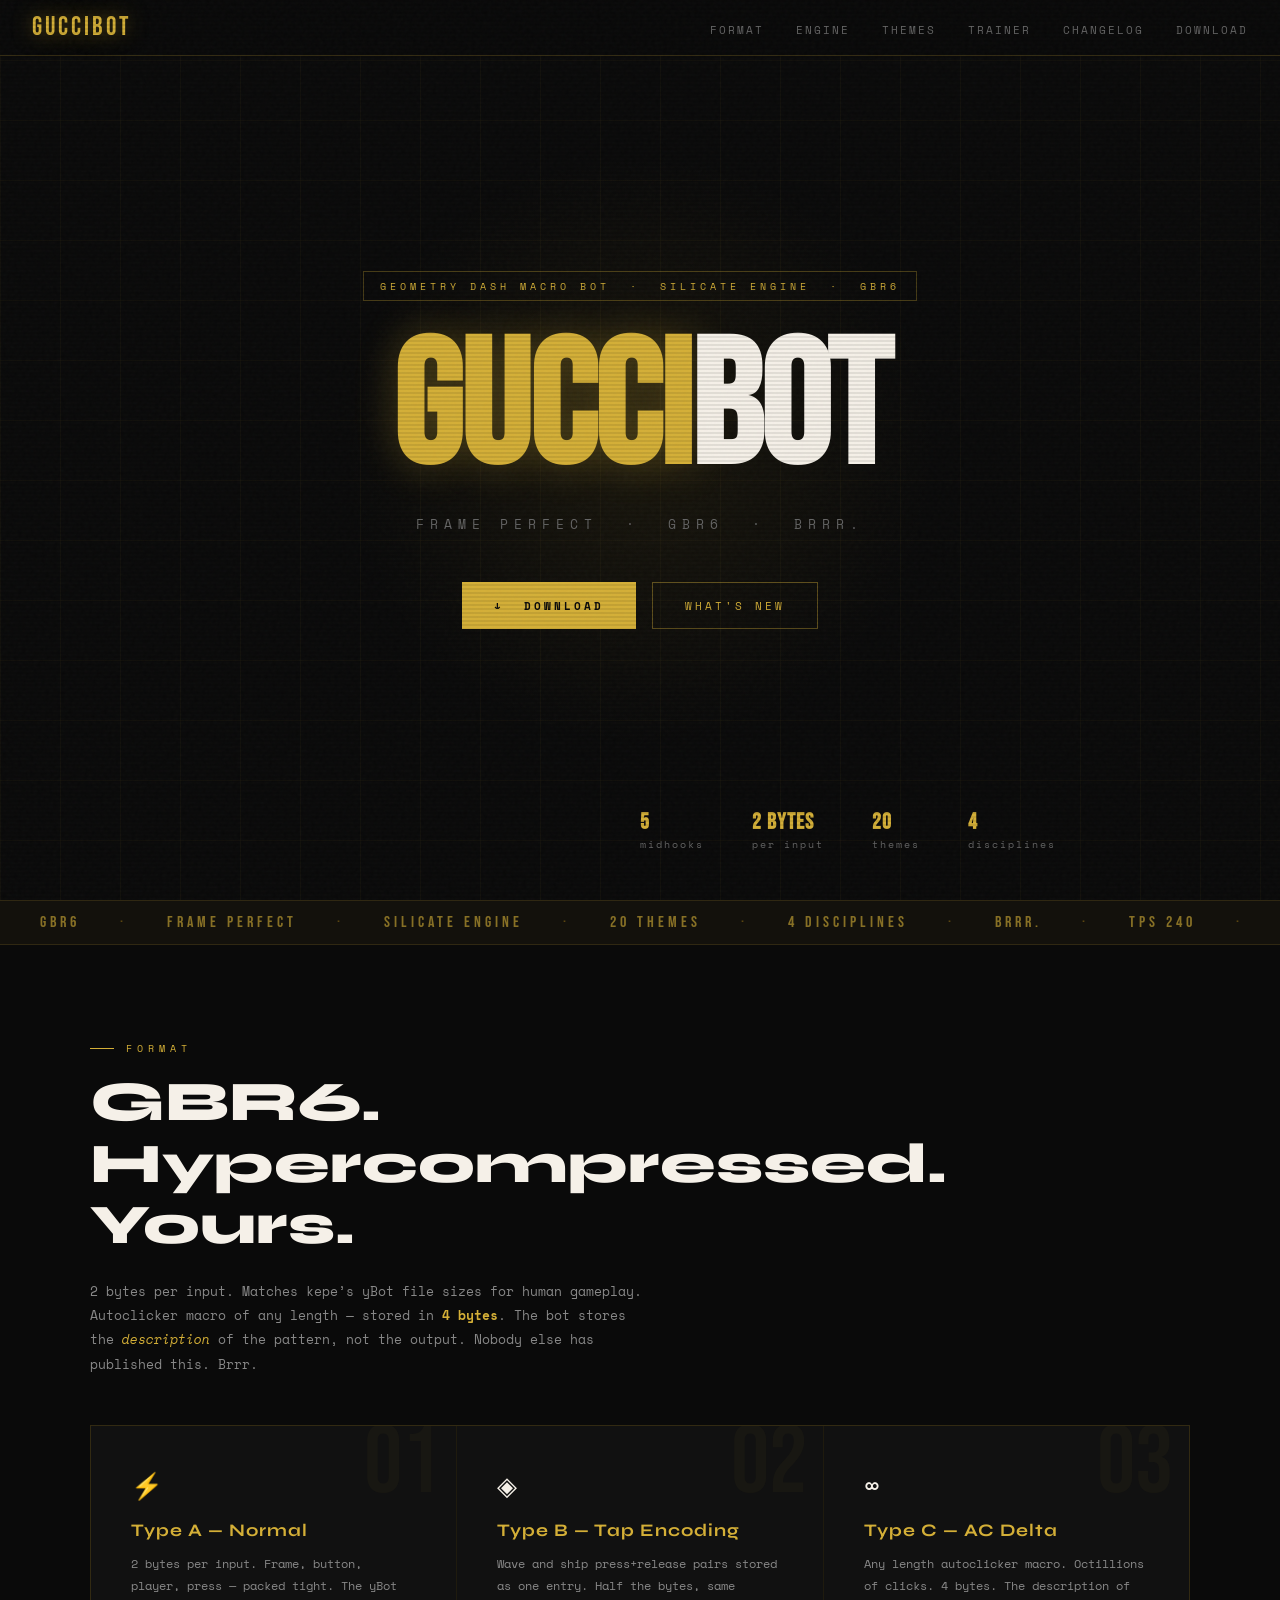
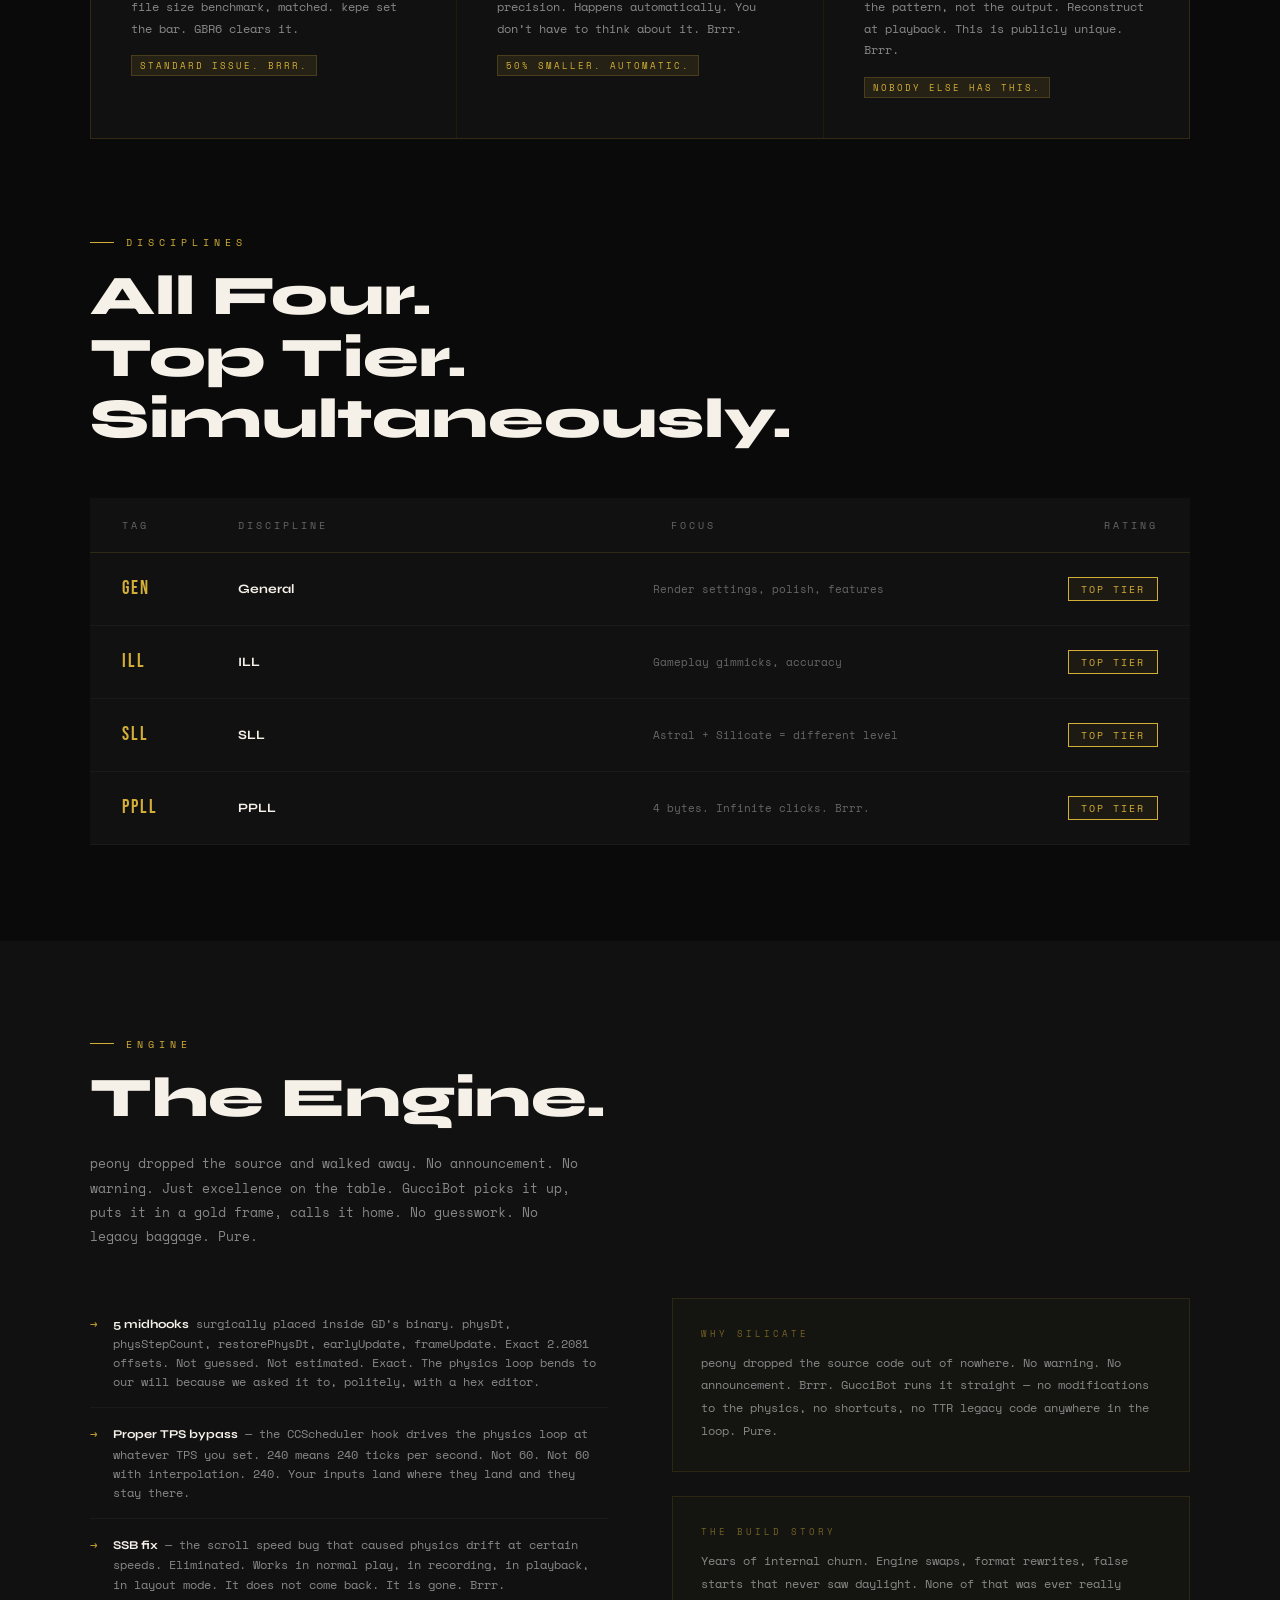
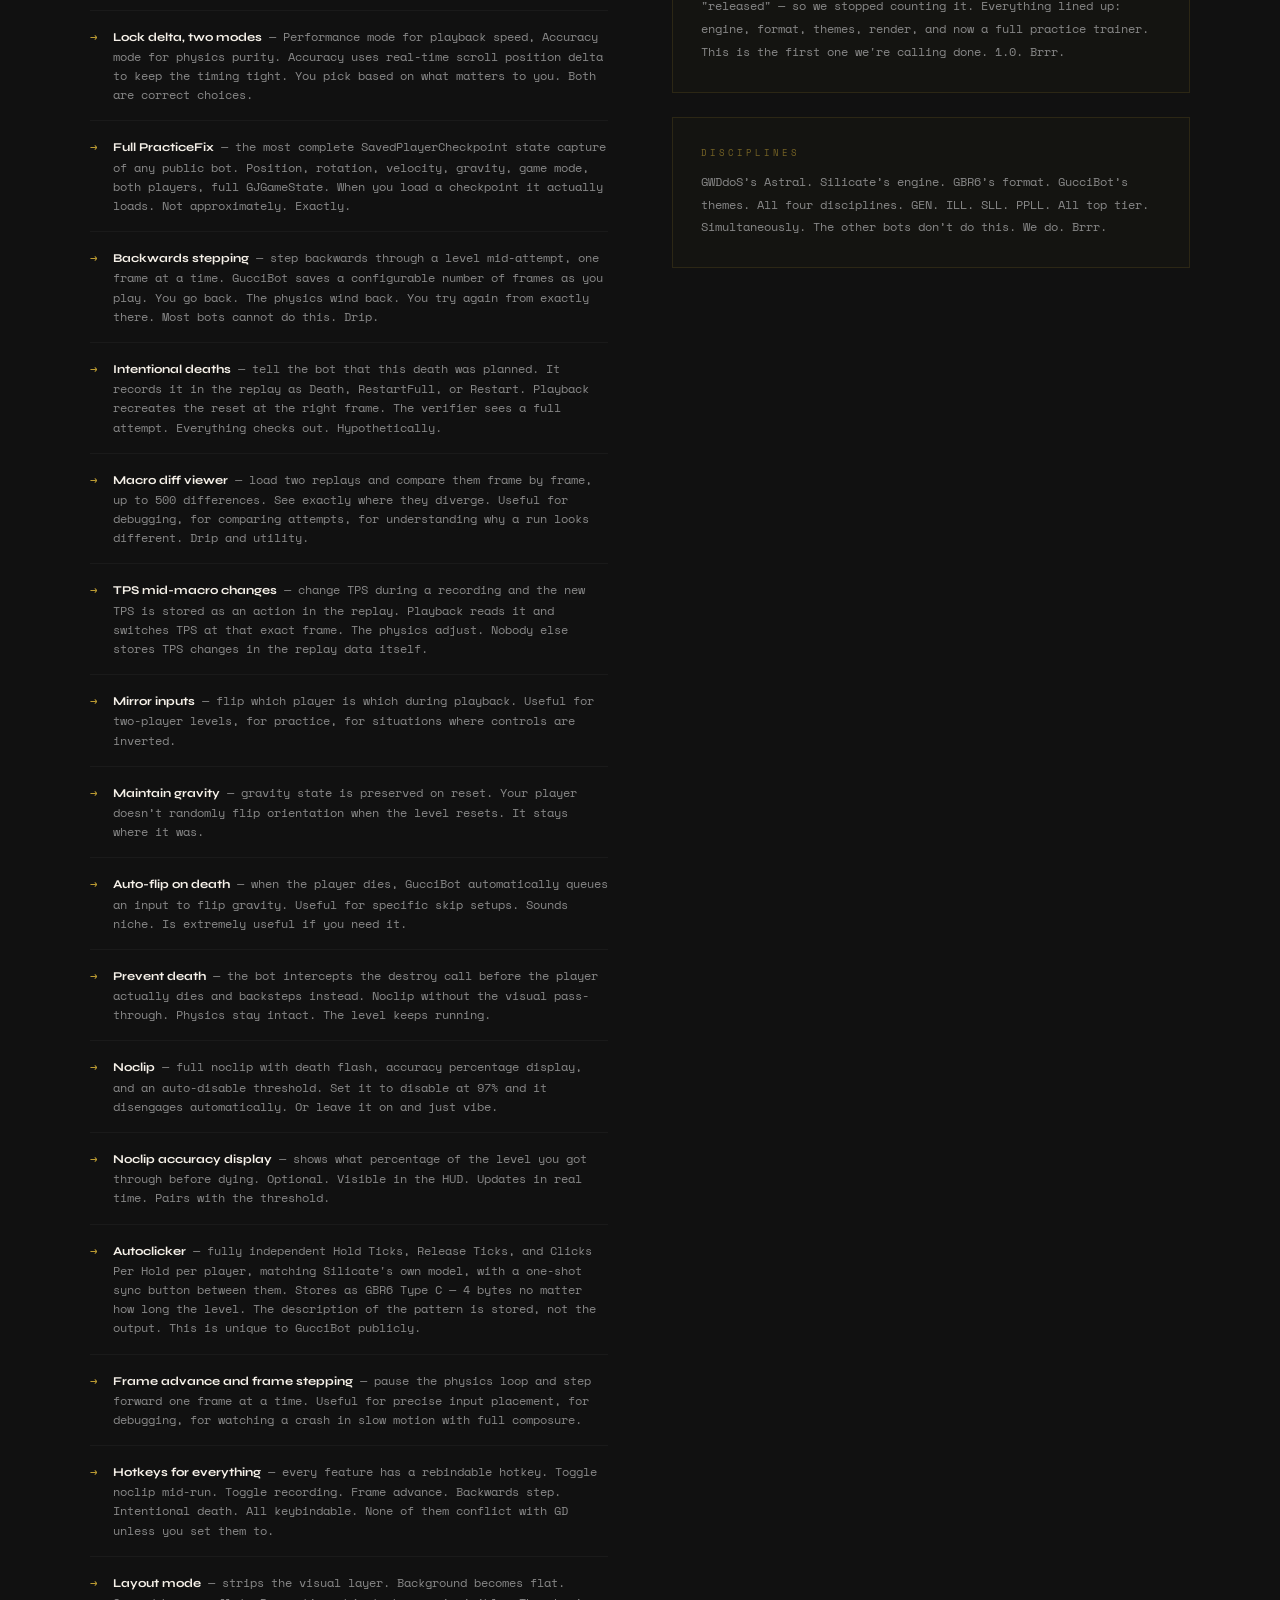
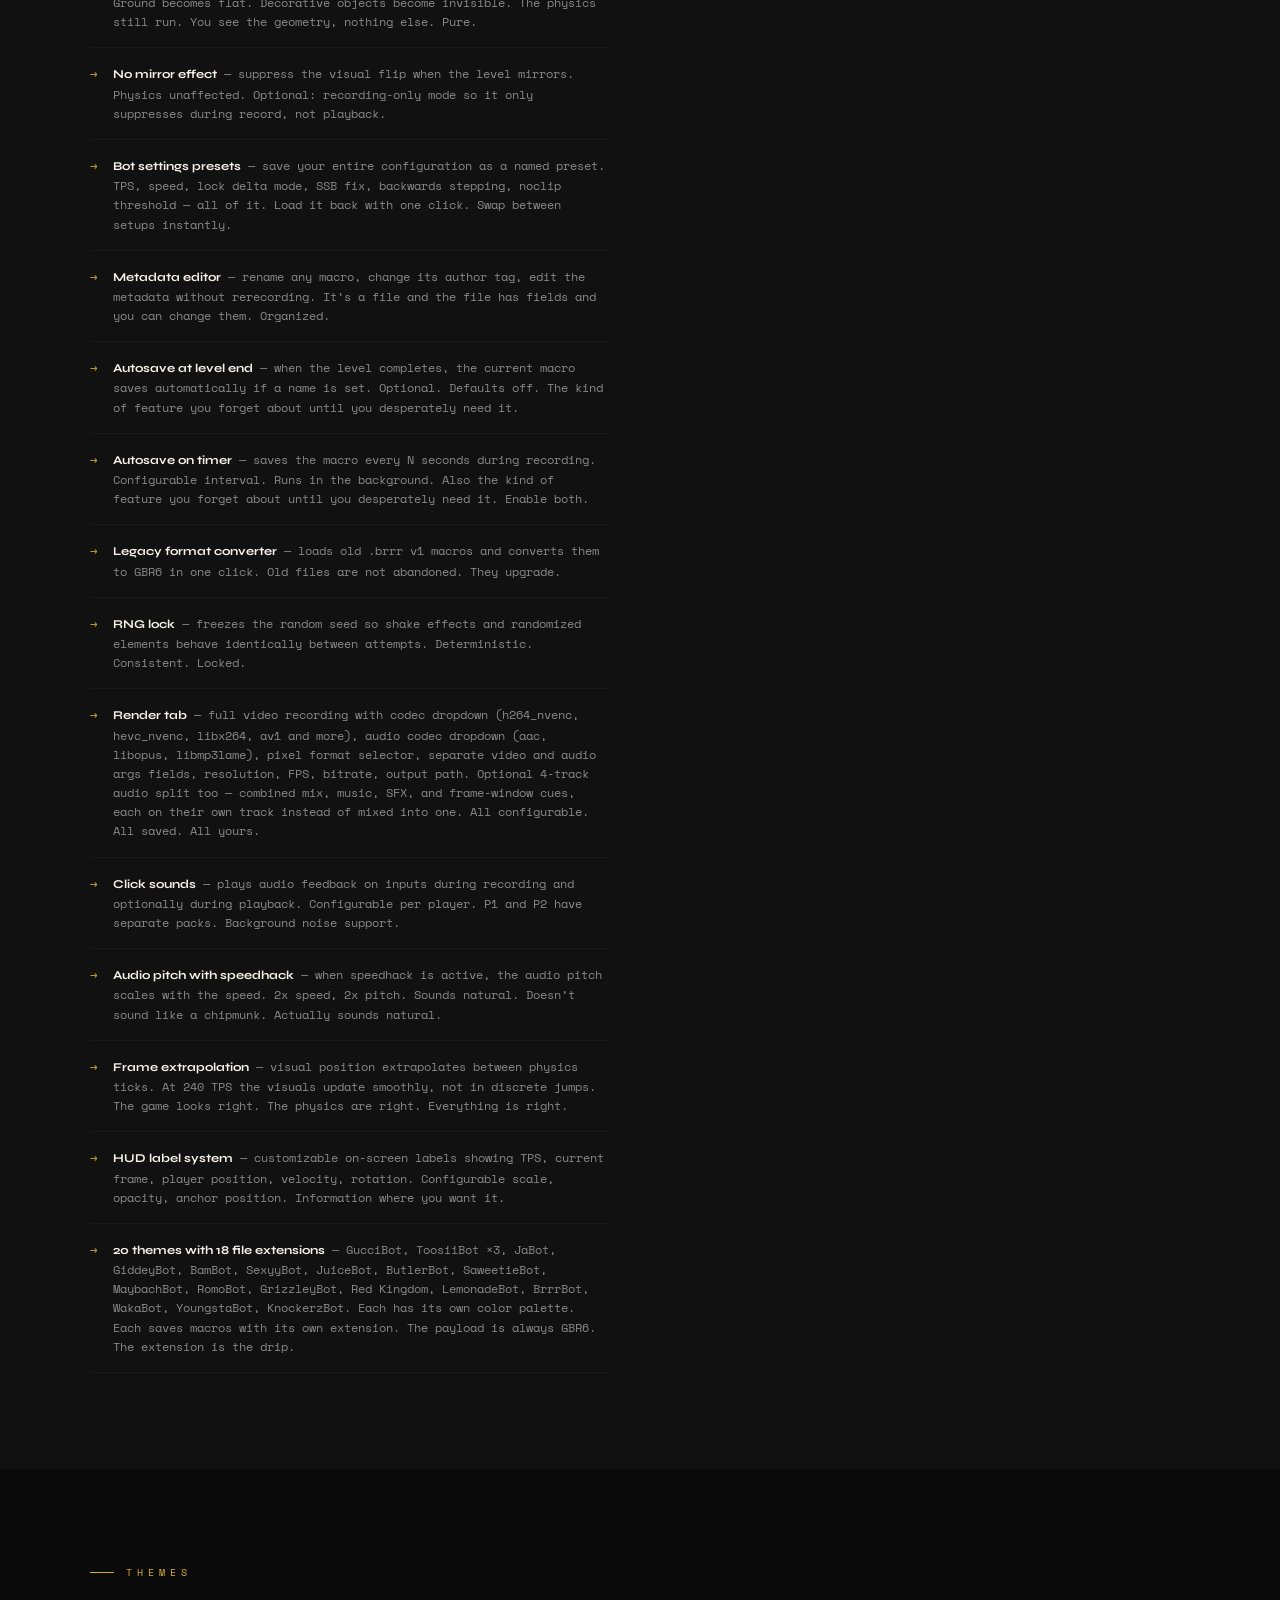
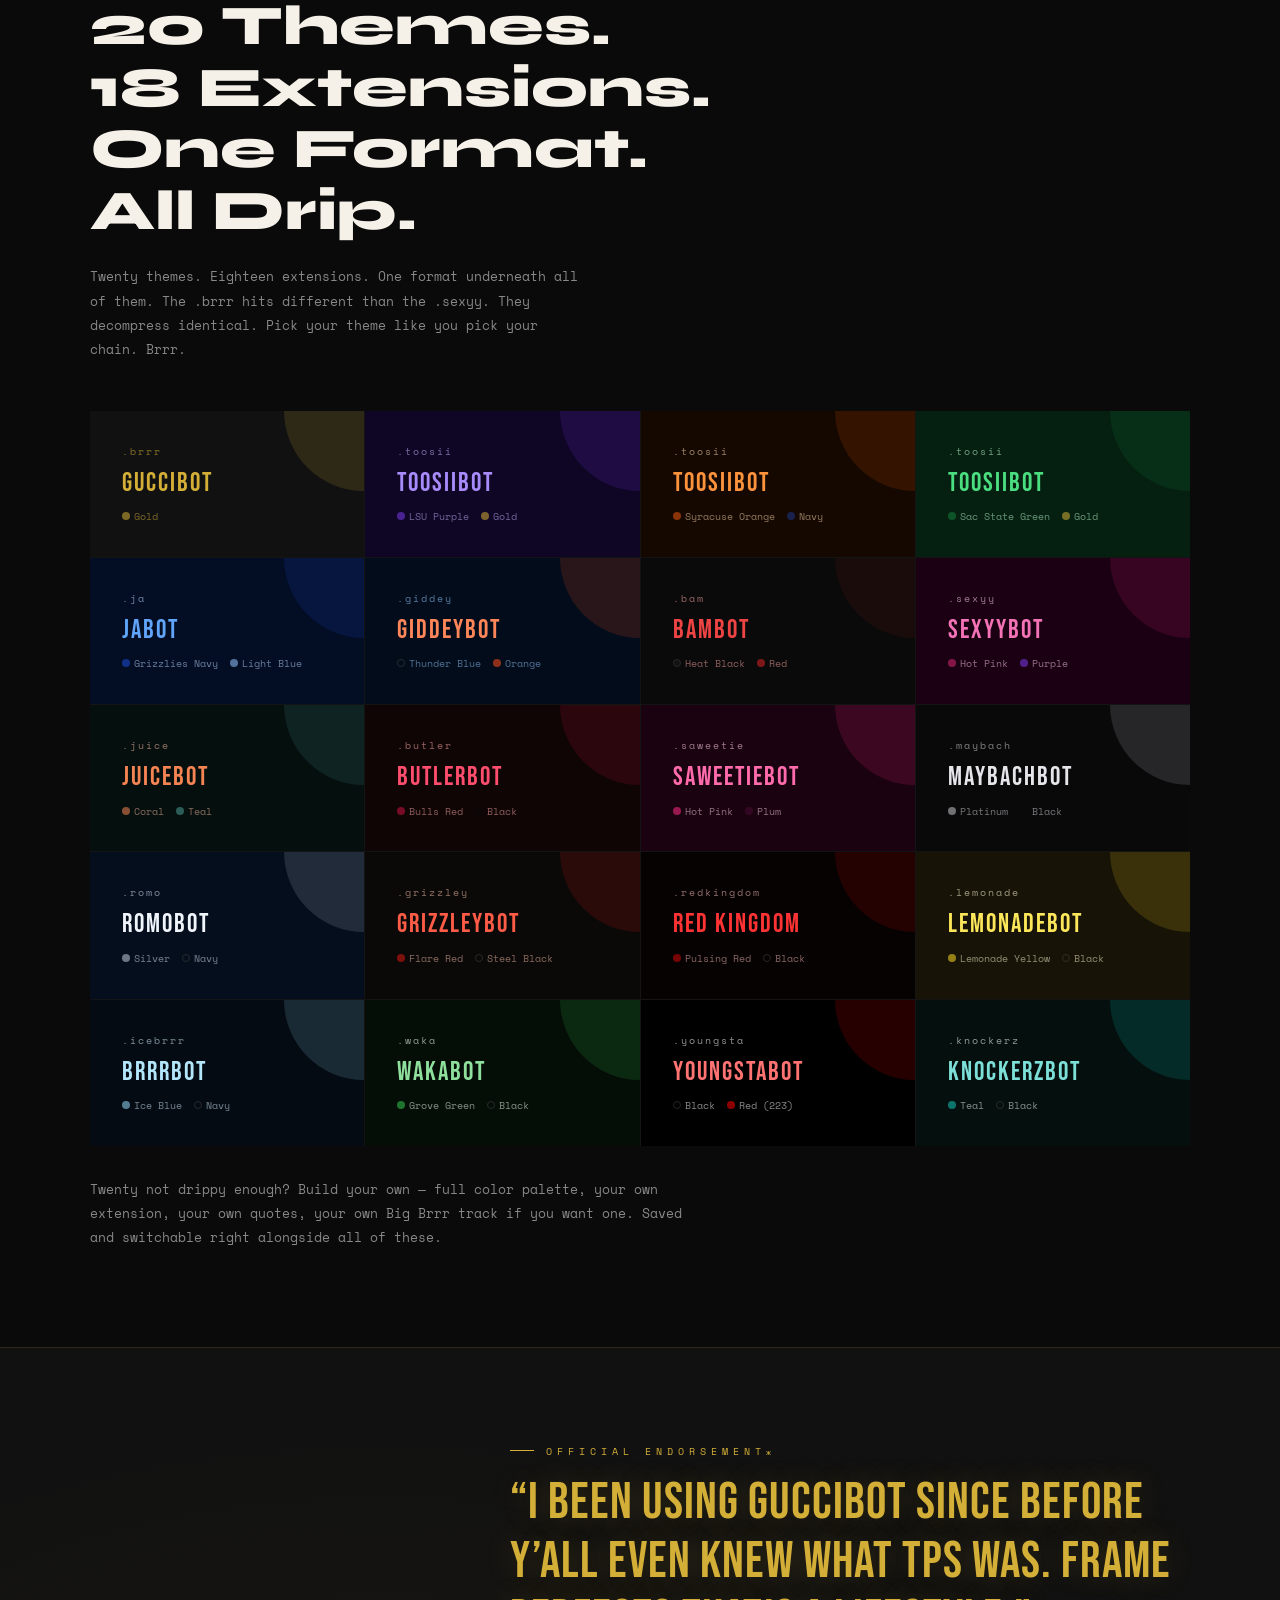
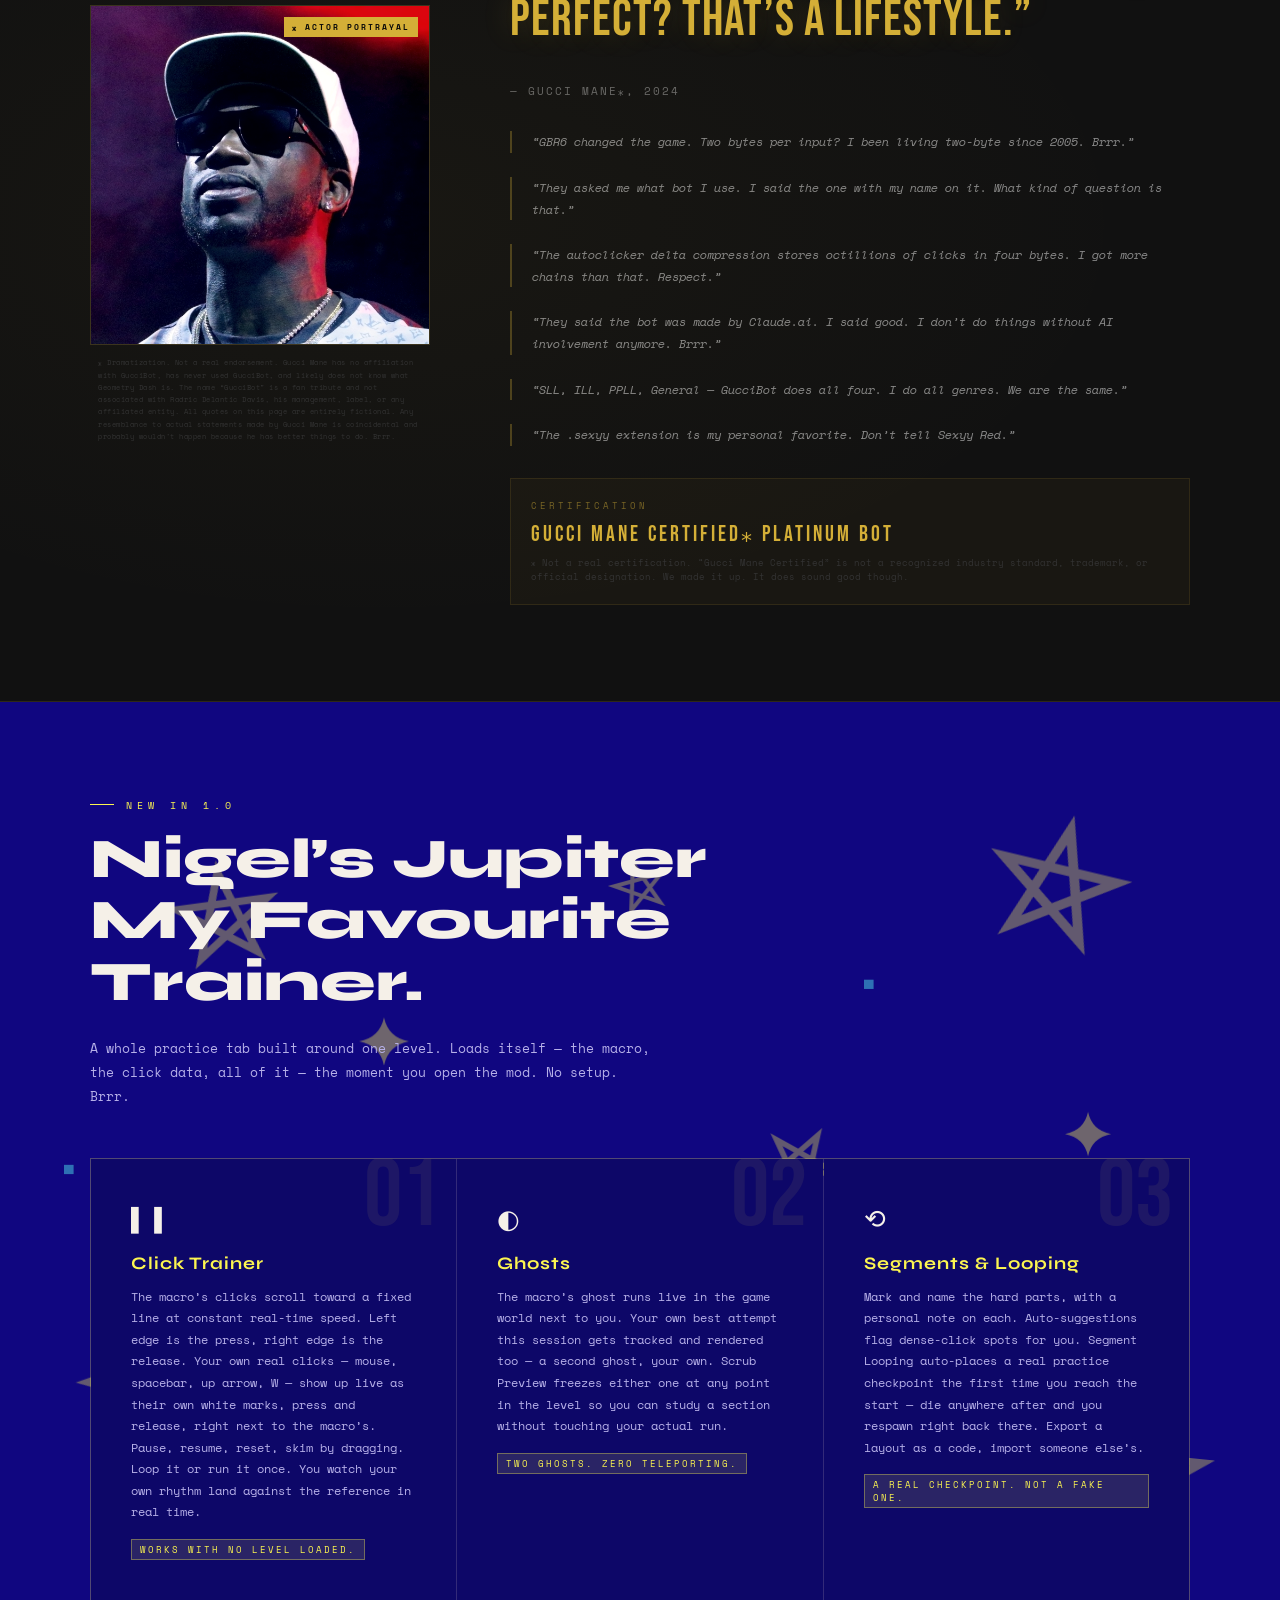
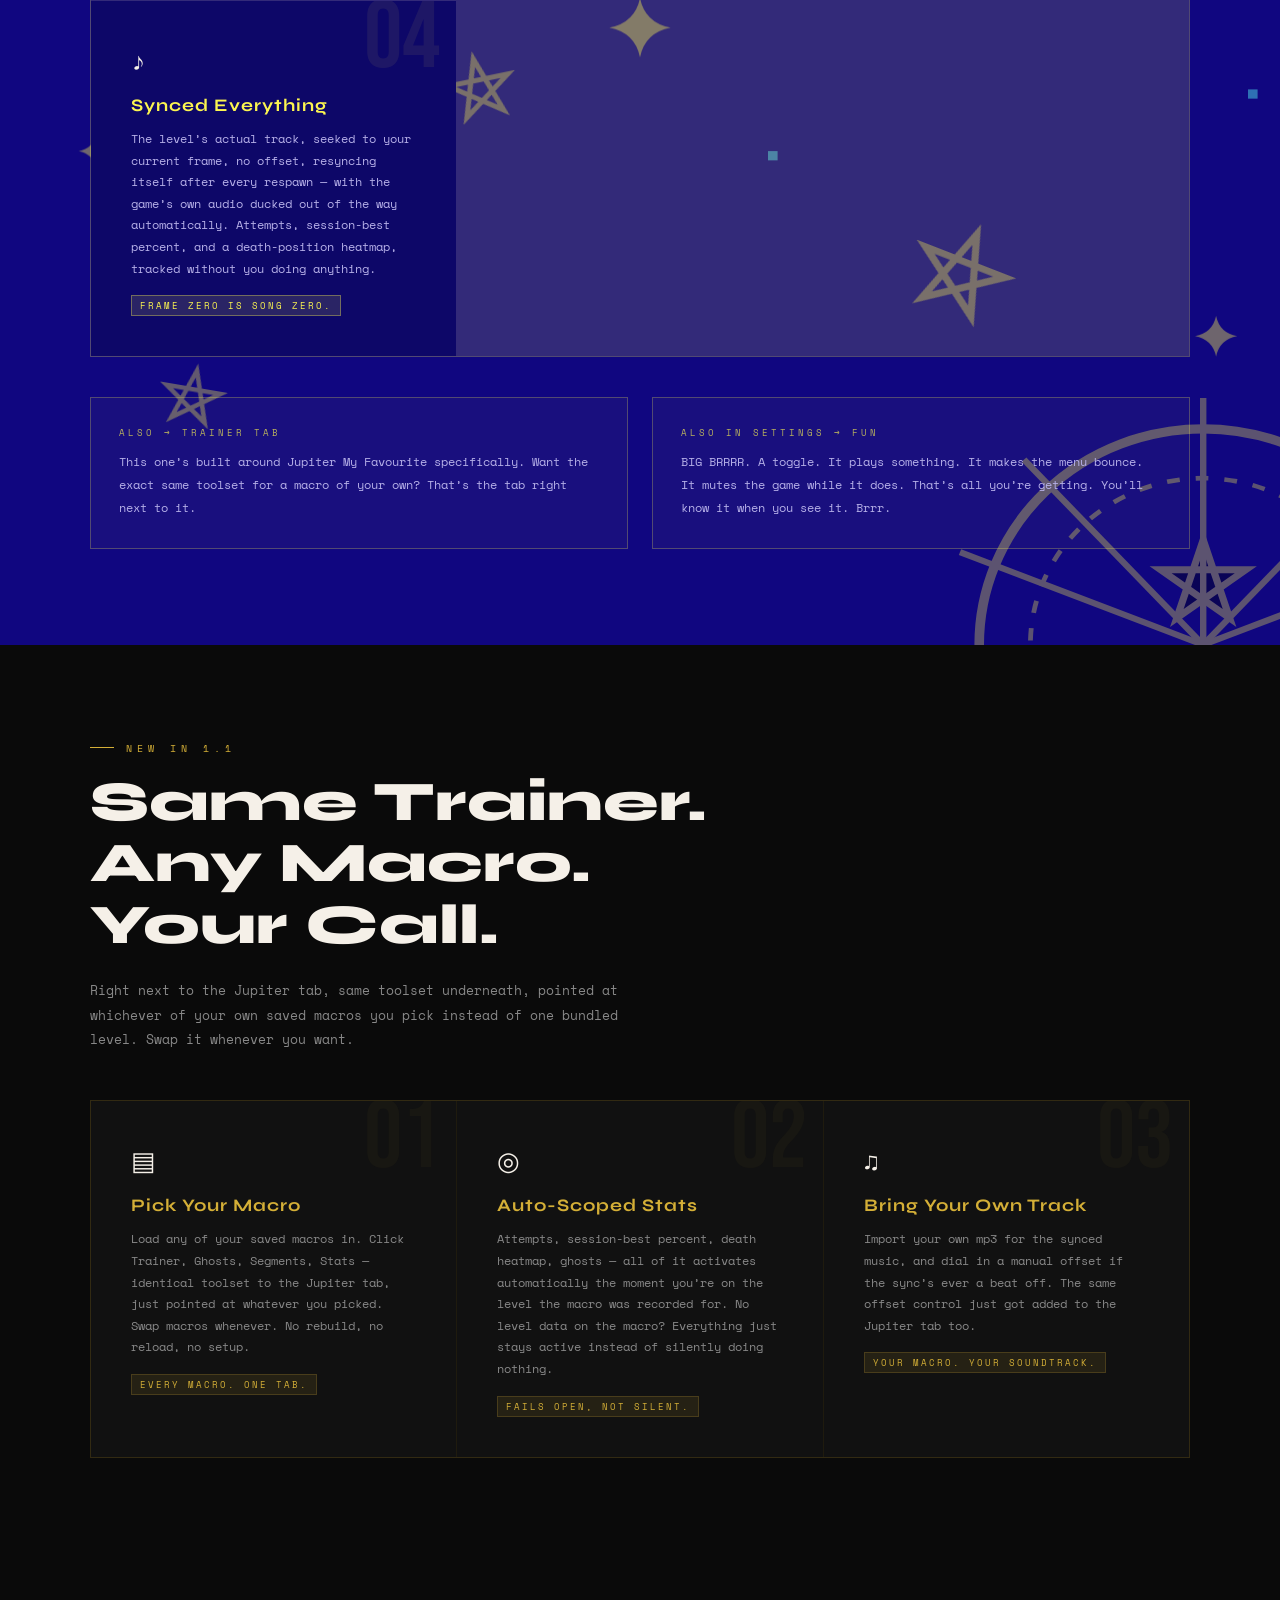
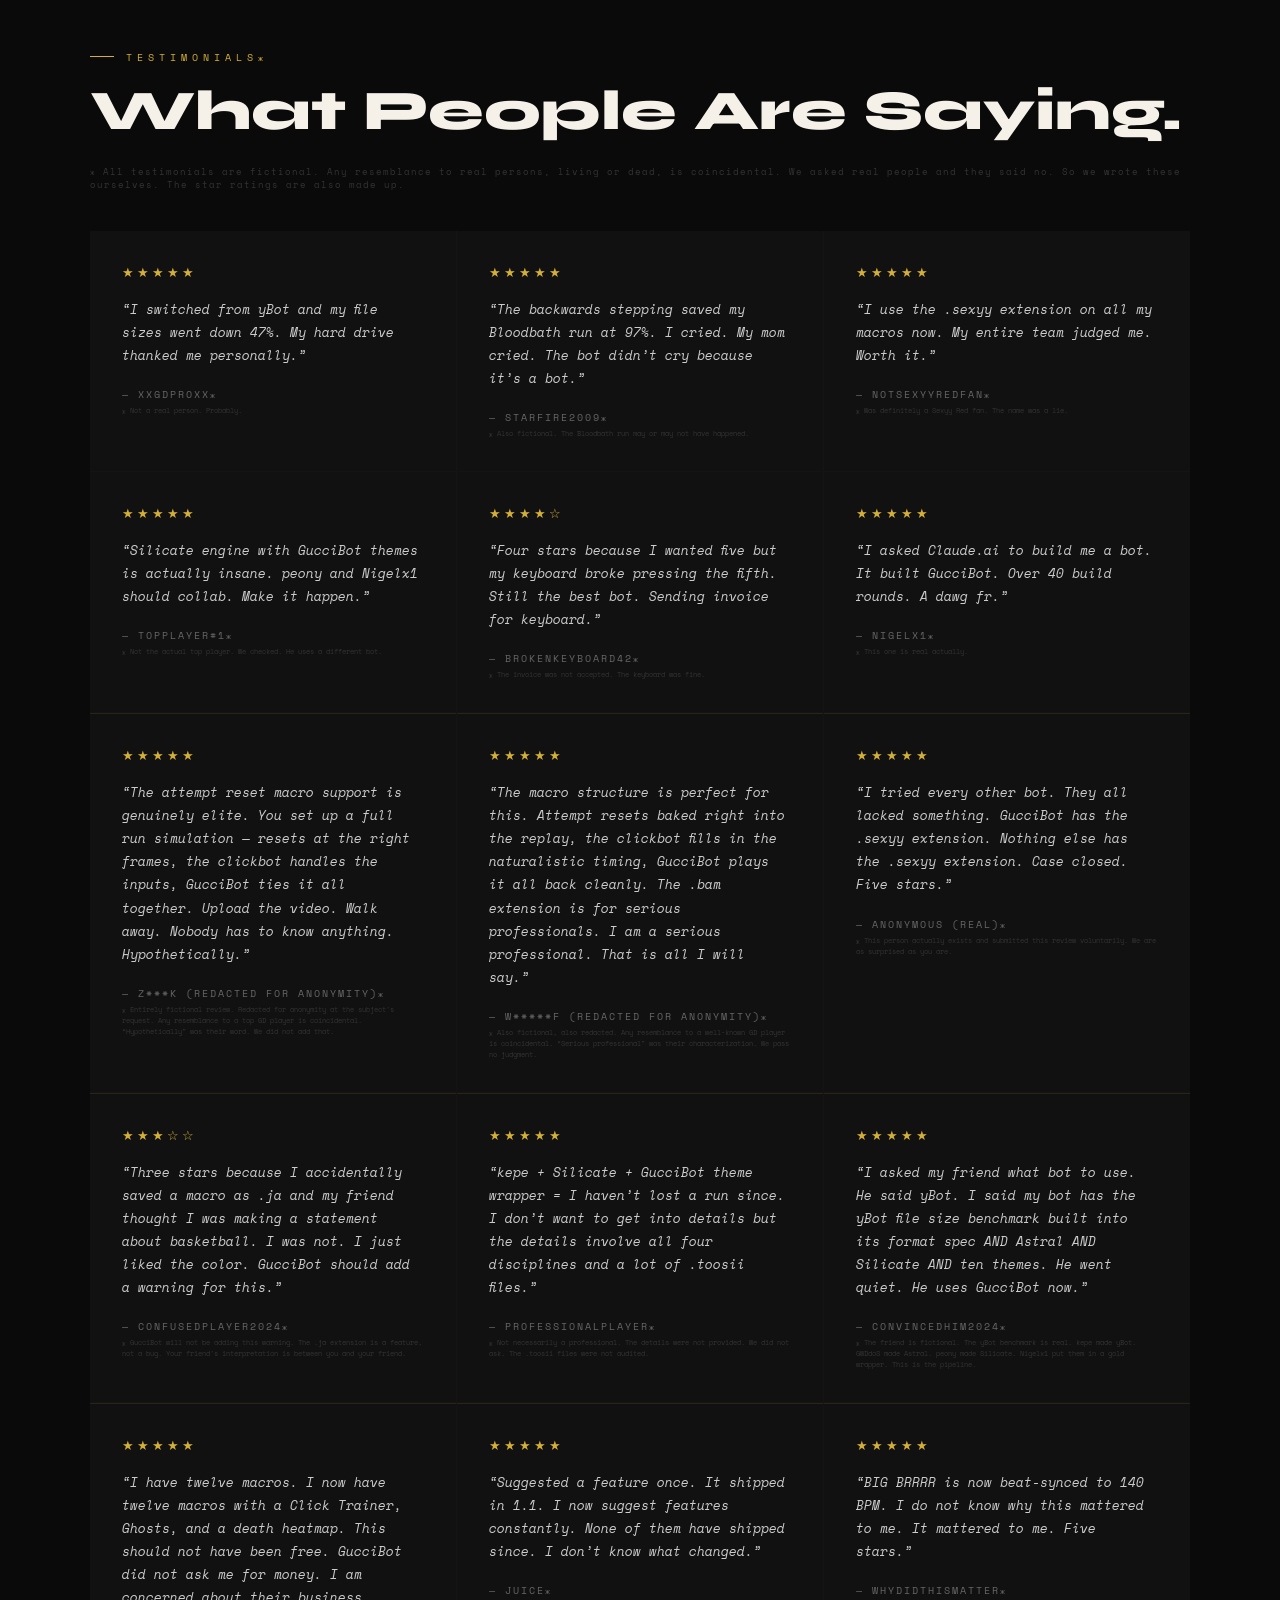
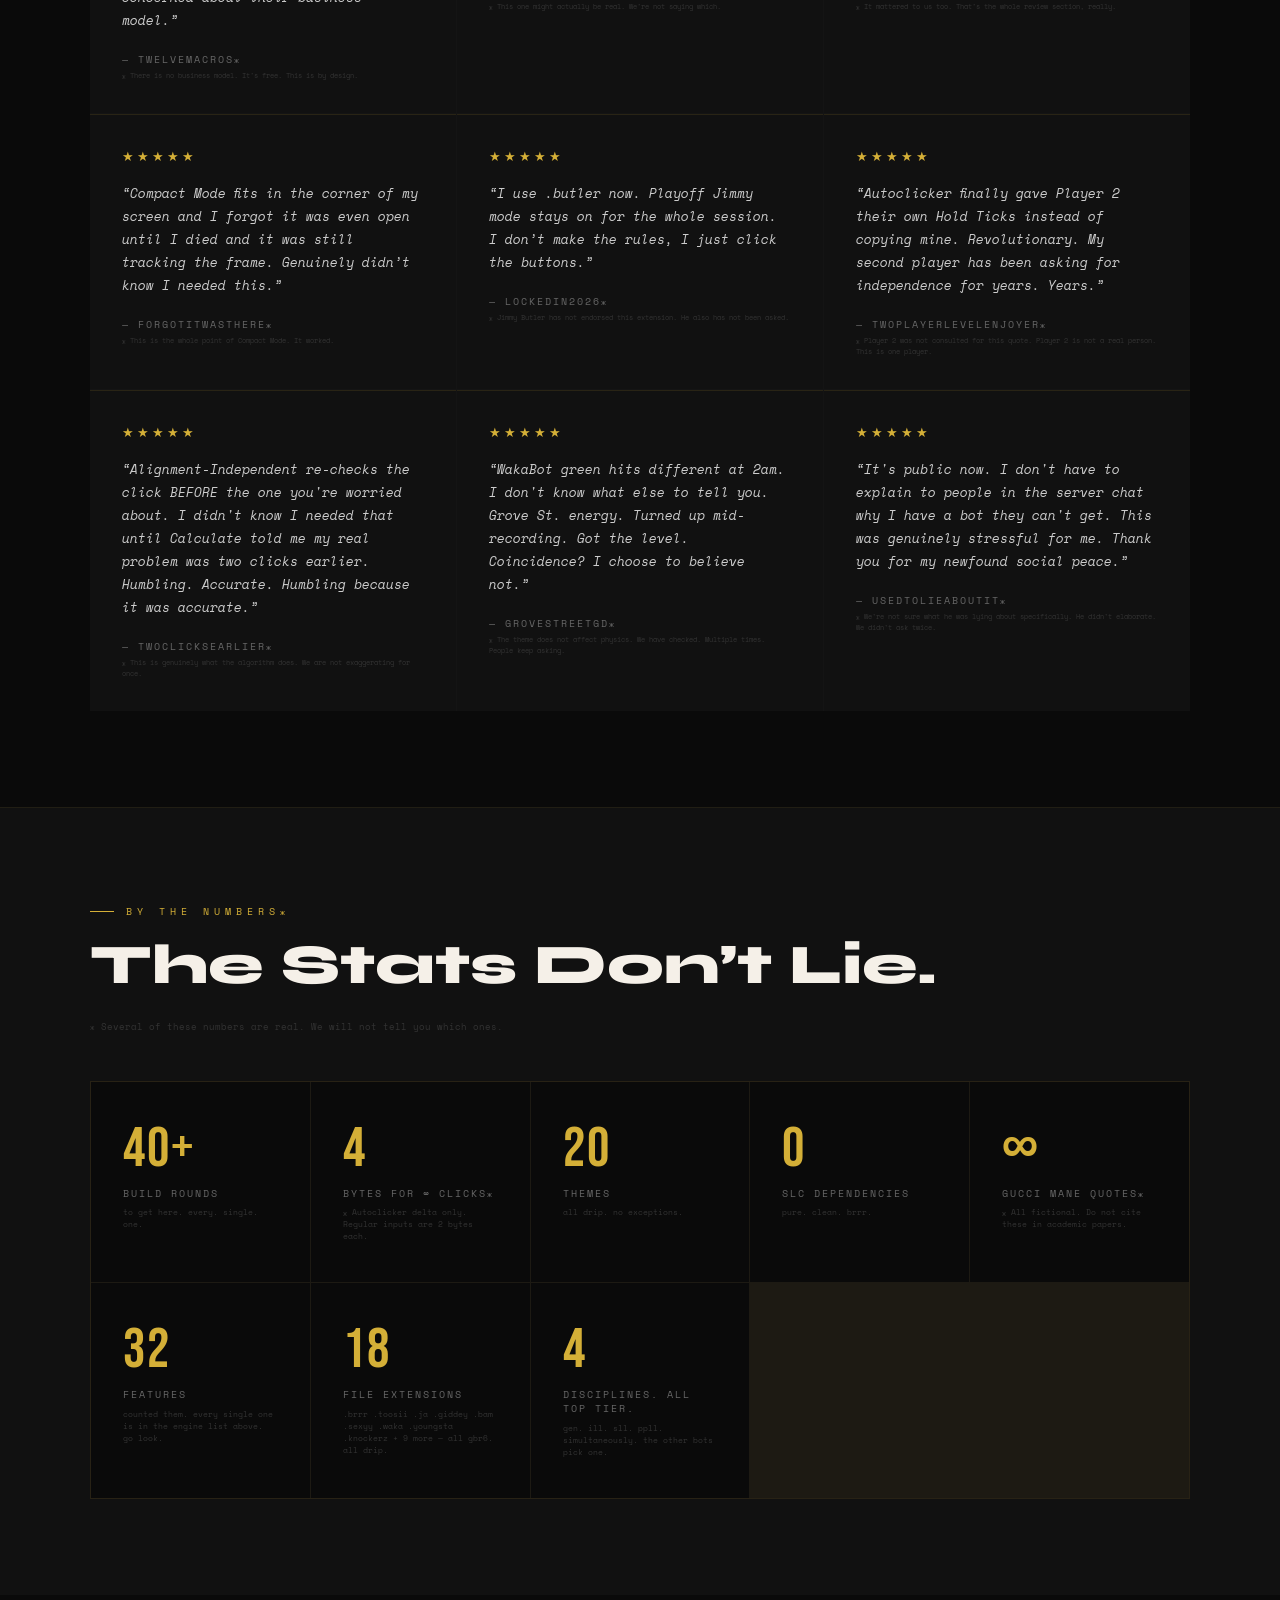
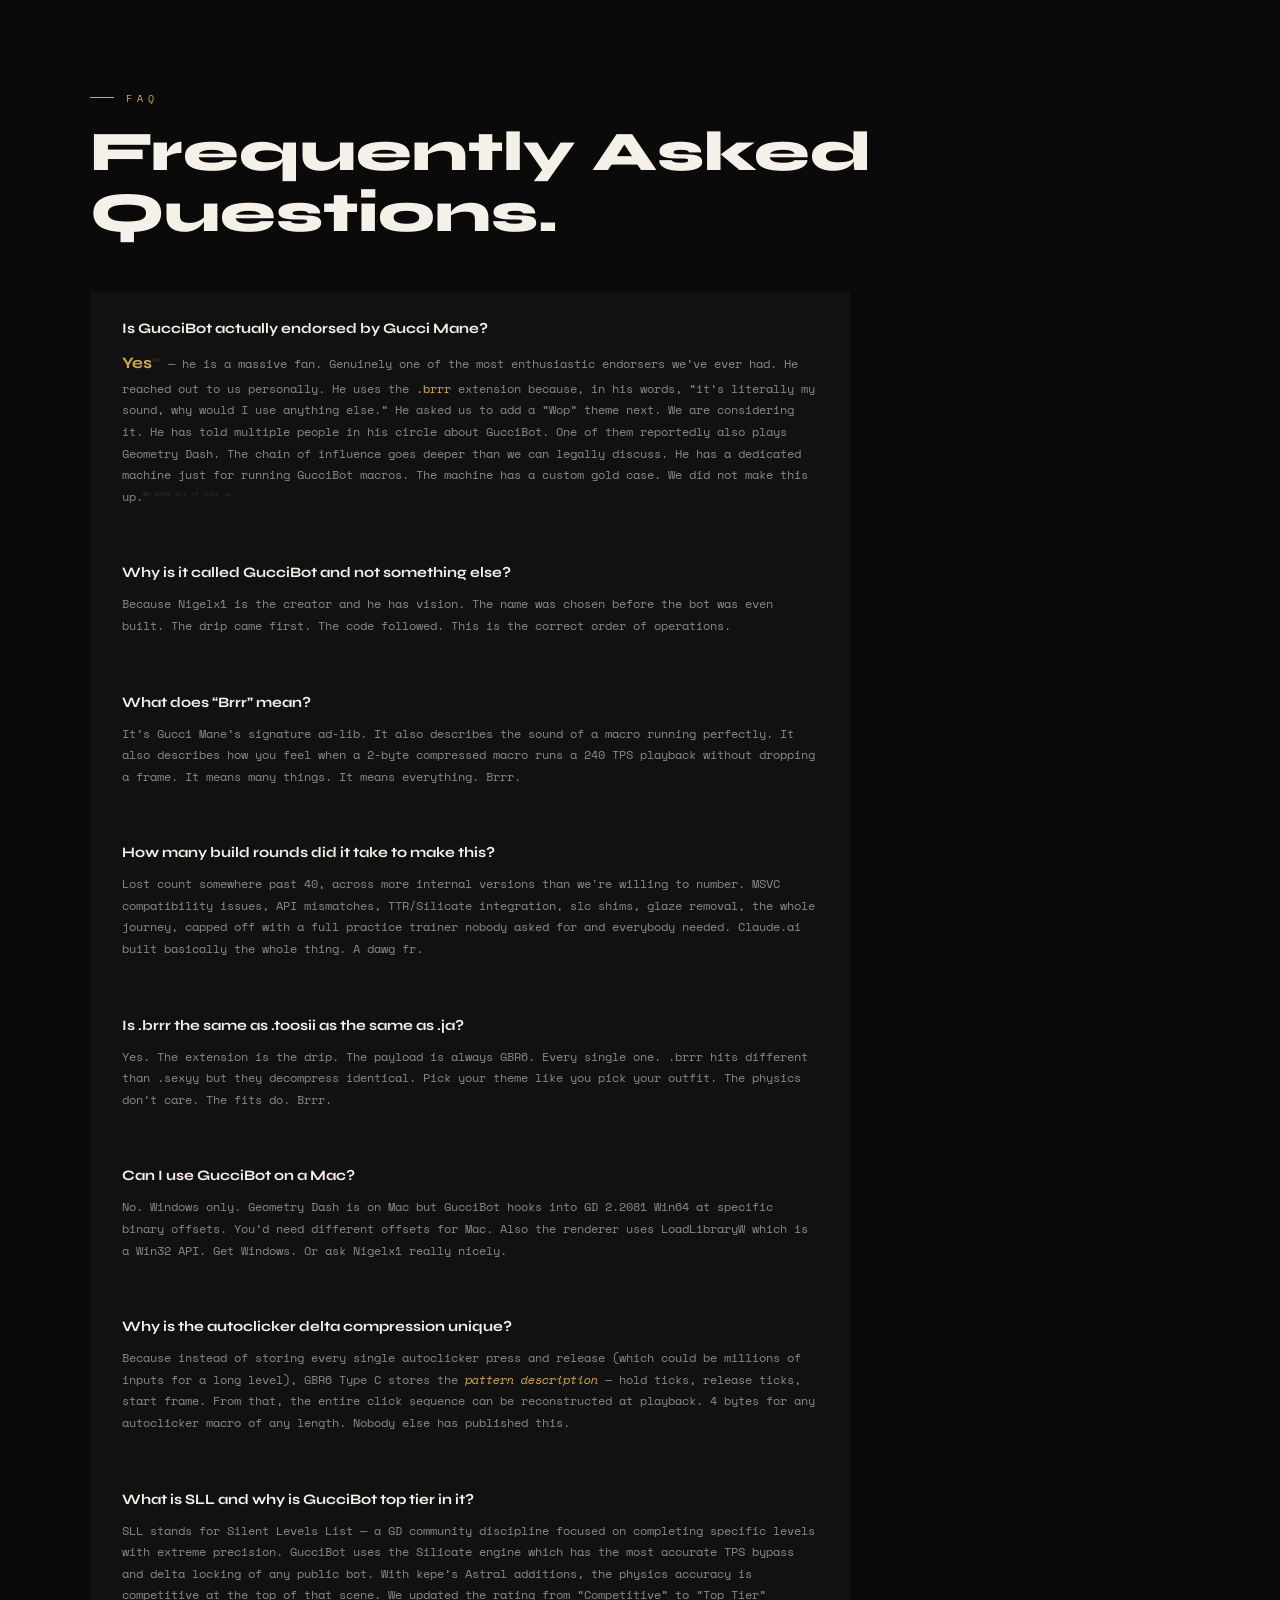
<file: index.html>
<!DOCTYPE html>
<html lang="en">
<head>
<meta charset="UTF-8">
<meta name="viewport" content="width=device-width, initial-scale=1.0">
<title>GucciBot 1.6 — Frame Perfect. GBR6. Brrr.</title>
<meta name="description" content="A Geometry Dash macro bot built on Silicate's physics engine, with GBR6 hypercompression and a full Jupiter My Favourite practice trainer. Frame perfect. Ice cold. Brrr.">
<meta property="og:type" content="website">
<meta property="og:url" content="https://guccibot.pages.dev/">
<meta property="og:title" content="GucciBot — Frame Perfect. GBR6. Brrr.">
<meta property="og:description" content="A Geometry Dash macro bot built on Silicate's physics engine, with GBR6 hypercompression and a full Jupiter My Favourite practice trainer.">
<meta property="og:image" content="https://guccibot.pages.dev/static/images/gucci-mane.jpg">
<meta name="twitter:card" content="summary_large_image">
<meta name="twitter:title" content="GucciBot — Frame Perfect. GBR6. Brrr.">
<meta name="twitter:description" content="A Geometry Dash macro bot built on Silicate's physics engine, with GBR6 hypercompression and a full Jupiter My Favourite practice trainer.">
<meta name="twitter:image" content="https://guccibot.pages.dev/static/images/gucci-mane.jpg">
<link rel="icon" type="image/jpeg" href="/static/images/gucci-mane.jpg">
<link rel="preconnect" href="https://fonts.googleapis.com">
<link href="https://fonts.googleapis.com/css2?family=Bebas+Neue&family=Space+Mono:ital,wght@0,400;0,700;1,400&family=Syne:wght@400;700;800&display=swap" rel="stylesheet">
<link rel="stylesheet" href="/static/css/guccibot.css">
</head>
<body>

<!-- NAVIGATION -->
<nav>
  <div class="nav-logo">GucciBot</div>
  <ul class="nav-links">
    <li><a href="#features">Format</a></li>
    <li><a href="#engine">Engine</a></li>
    <li><a href="#themes">Themes</a></li>
    <li><a href="#trainer">Trainer</a></li>
    <li><a href="/changelog/">Changelog</a></li>
    <li><a href="#download">Download</a></li>
  </ul>
</nav>

<!-- HERO -->
<div class="hero" id="home">
  <div class="hero-grid-bg"></div>
  <div class="hero-glow"></div>
  <div class="hero-content">
    <div class="hero-tag">Geometry Dash Macro Bot &nbsp;·&nbsp; Silicate Engine &nbsp;·&nbsp; GBR6</div>
    <h1 class="hero-title">
      <span class="gold">Gucci</span>Bot
    </h1>
    <p class="hero-subtitle">Frame perfect &nbsp;·&nbsp; GBR6 &nbsp;·&nbsp; Brrr.</p>
    <div class="hero-cta">
      <a href="#download" class="btn btn-primary">↓ &nbsp;Download</a>
      <a href="/changelog/" class="btn btn-secondary">What's new</a>
    </div>
  </div>
  <div class="hero-stats">
    <div><span>5</span>midhooks</div>
    <div><span>2 bytes</span>per input</div>
    <div><span>20</span>themes</div>
    <div><span>4</span>disciplines</div>
  </div>
</div>

<!-- MARQUEE -->
<div class="marquee-wrapper">
  <div class="marquee-track" id="marquee">
    <!-- items duplicated in JS -->
  </div>
</div>

<!-- GBR6 FORMAT SECTION -->
<section id="features">
  <div class="container">
    <div class="reveal">
      <div class="section-label">Format</div>
      <h2 class="section-title">GBR6.<br>Hypercompressed.<br>Yours.</h2>
      <p style="max-width:560px; font-size:0.8rem; color:#888; line-height:1.9;">
        2 bytes per input. Matches kepe&rsquo;s yBot file sizes for human gameplay.<br>
        Autoclicker macro of any length — stored in <strong style="color:var(--gold)">4 bytes</strong>.
        The bot stores the <em style="color:var(--gold)">description</em> of the pattern, not the output. Nobody else has published this. Brrr.
      </p>
    </div>
    <div class="feature-grid reveal">
      <div class="feature-card" data-num="01">
        <div class="feature-icon">⚡</div>
        <div class="feature-name">Type A &mdash; Normal</div>
        <div class="feature-desc">2 bytes per input. Frame, button, player, press — packed tight. The yBot file size benchmark, matched. kepe set the bar. GBR6 clears it.</div>
        <div class="feature-badge">Standard issue. Brrr.</div>
      </div>
      <div class="feature-card" data-num="02">
        <div class="feature-icon">◈</div>
        <div class="feature-name">Type B &mdash; Tap Encoding</div>
        <div class="feature-desc">Wave and ship press+release pairs stored as one entry. Half the bytes, same precision. Happens automatically. You don&rsquo;t have to think about it. Brrr.</div>
        <div class="feature-badge">50% smaller. Automatic.</div>
      </div>
      <div class="feature-card" data-num="03">
        <div class="feature-icon">∞</div>
        <div class="feature-name">Type C &mdash; AC Delta</div>
        <div class="feature-desc">Any length autoclicker macro. Octillions of clicks. 4 bytes. The description of the pattern, not the output. Reconstruct at playback. This is publicly unique. Brrr.</div>
        <div class="feature-badge">Nobody else has this.</div>
      </div>
    </div>
  </div>
</section>

<!-- DISCIPLINES -->
<section style="padding-top:0">
  <div class="container">
    <div class="reveal">
      <div class="section-label">Disciplines</div>
      <h2 class="section-title">All Four.<br>Top Tier.<br>Simultaneously.</h2>
    </div>
    <div class="disciplines reveal">
      <div class="disc-row">
        <div>Tag</div>
        <div>Discipline</div>
        <div>Focus</div>
        <div>Rating</div>
      </div>
      <div class="disc-row">
        <div class="disc-tag">GEN</div>
        <div><div class="disc-name">General</div></div>
        <div class="disc-focus">Render settings, polish, features</div>
        <div class="disc-status status-top">Top Tier</div>
      </div>
      <div class="disc-row">
        <div class="disc-tag">ILL</div>
        <div><div class="disc-name">ILL</div></div>
        <div class="disc-focus">Gameplay gimmicks, accuracy</div>
        <div class="disc-status status-top">Top Tier</div>
      </div>
      <div class="disc-row">
        <div class="disc-tag">SLL</div>
        <div><div class="disc-name">SLL</div></div>
        <div class="disc-focus">Astral + Silicate = different level</div>
        <div class="disc-status status-top">Top Tier</div>
      </div>
      <div class="disc-row">
        <div class="disc-tag">PPLL</div>
        <div><div class="disc-name">PPLL</div></div>
        <div class="disc-focus">4 bytes. Infinite clicks. Brrr.</div>
        <div class="disc-status status-top">Top Tier</div>
      </div>
    </div>
  </div>
</section>

<!-- ENGINE -->
<section id="engine" style="background:var(--near-black)">
  <div class="container">
    <div class="reveal">
      <div class="section-label">Engine</div>
      <h2 class="section-title">The Engine.</h2>
      <p style="max-width:500px; font-size:0.8rem; color:#888; line-height:1.9;">
        peony dropped the source and walked away. No announcement. No warning. Just excellence on the table. GucciBot picks it up, puts it in a gold frame, calls it home. No guesswork. No legacy baggage. Pure.
      </p>
    </div>
    <div class="engine-split">
      <ul class="engine-list reveal">
        <li><span><span class="engine-highlight">5 midhooks</span> surgically placed inside GD&rsquo;s binary. physDt, physStepCount, restorePhysDt, earlyUpdate, frameUpdate. Exact 2.2081 offsets. Not guessed. Not estimated. Exact. The physics loop bends to our will because we asked it to, politely, with a hex editor.</span></li>
        <li><span><span class="engine-highlight">Proper TPS bypass</span> — the CCScheduler hook drives the physics loop at whatever TPS you set. 240 means 240 ticks per second. Not 60. Not 60 with interpolation. 240. Your inputs land where they land and they stay there.</span></li>
        <li><span><span class="engine-highlight">SSB fix</span> — the scroll speed bug that caused physics drift at certain speeds. Eliminated. Works in normal play, in recording, in playback, in layout mode. It does not come back. It is gone. Brrr.</span></li>
        <li><span><span class="engine-highlight">Lock delta, two modes</span> — Performance mode for playback speed, Accuracy mode for physics purity. Accuracy uses real-time scroll position delta to keep the timing tight. You pick based on what matters to you. Both are correct choices.</span></li>
        <li><span><span class="engine-highlight">Full PracticeFix</span> — the most complete SavedPlayerCheckpoint state capture of any public bot. Position, rotation, velocity, gravity, game mode, both players, full GJGameState. When you load a checkpoint it actually loads. Not approximately. Exactly.</span></li>
        <li><span><span class="engine-highlight">Backwards stepping</span> — step backwards through a level mid-attempt, one frame at a time. GucciBot saves a configurable number of frames as you play. You go back. The physics wind back. You try again from exactly there. Most bots cannot do this. Drip.</span></li>
        <li><span><span class="engine-highlight">Intentional deaths</span> — tell the bot that this death was planned. It records it in the replay as Death, RestartFull, or Restart. Playback recreates the reset at the right frame. The verifier sees a full attempt. Everything checks out. Hypothetically.</span></li>
        <li><span><span class="engine-highlight">Macro diff viewer</span> — load two replays and compare them frame by frame, up to 500 differences. See exactly where they diverge. Useful for debugging, for comparing attempts, for understanding why a run looks different. Drip and utility.</span></li>
        <li><span><span class="engine-highlight">TPS mid-macro changes</span> — change TPS during a recording and the new TPS is stored as an action in the replay. Playback reads it and switches TPS at that exact frame. The physics adjust. Nobody else stores TPS changes in the replay data itself.</span></li>
        <li><span><span class="engine-highlight">Mirror inputs</span> — flip which player is which during playback. Useful for two-player levels, for practice, for situations where controls are inverted.</span></li>
        <li><span><span class="engine-highlight">Maintain gravity</span> — gravity state is preserved on reset. Your player doesn&rsquo;t randomly flip orientation when the level resets. It stays where it was.</span></li>
        <li><span><span class="engine-highlight">Auto-flip on death</span> — when the player dies, GucciBot automatically queues an input to flip gravity. Useful for specific skip setups. Sounds niche. Is extremely useful if you need it.</span></li>
        <li><span><span class="engine-highlight">Prevent death</span> — the bot intercepts the destroy call before the player actually dies and backsteps instead. Noclip without the visual pass-through. Physics stay intact. The level keeps running.</span></li>
        <li><span><span class="engine-highlight">Noclip</span> — full noclip with death flash, accuracy percentage display, and an auto-disable threshold. Set it to disable at 97% and it disengages automatically. Or leave it on and just vibe.</span></li>
        <li><span><span class="engine-highlight">Noclip accuracy display</span> — shows what percentage of the level you got through before dying. Optional. Visible in the HUD. Updates in real time. Pairs with the threshold.</span></li>
        <li><span><span class="engine-highlight">Autoclicker</span> — fully independent Hold Ticks, Release Ticks, and Clicks Per Hold per player, matching Silicate's own model, with a one-shot sync button between them. Stores as GBR6 Type C — 4 bytes no matter how long the level. The description of the pattern is stored, not the output. This is unique to GucciBot publicly.</span></li>
        <li><span><span class="engine-highlight">Frame advance and frame stepping</span> — pause the physics loop and step forward one frame at a time. Useful for precise input placement, for debugging, for watching a crash in slow motion with full composure.</span></li>
        <li><span><span class="engine-highlight">Hotkeys for everything</span> — every feature has a rebindable hotkey. Toggle noclip mid-run. Toggle recording. Frame advance. Backwards step. Intentional death. All keybindable. None of them conflict with GD unless you set them to.</span></li>
        <li><span><span class="engine-highlight">Layout mode</span> — strips the visual layer. Background becomes flat. Ground becomes flat. Decorative objects become invisible. The physics still run. You see the geometry, nothing else. Pure.</span></li>
        <li><span><span class="engine-highlight">No mirror effect</span> — suppress the visual flip when the level mirrors. Physics unaffected. Optional: recording-only mode so it only suppresses during record, not playback.</span></li>
        <li><span><span class="engine-highlight">Bot settings presets</span> — save your entire configuration as a named preset. TPS, speed, lock delta mode, SSB fix, backwards stepping, noclip threshold — all of it. Load it back with one click. Swap between setups instantly.</span></li>
        <li><span><span class="engine-highlight">Metadata editor</span> — rename any macro, change its author tag, edit the metadata without rerecording. It&rsquo;s a file and the file has fields and you can change them. Organized.</span></li>
        <li><span><span class="engine-highlight">Autosave at level end</span> — when the level completes, the current macro saves automatically if a name is set. Optional. Defaults off. The kind of feature you forget about until you desperately need it.</span></li>
        <li><span><span class="engine-highlight">Autosave on timer</span> — saves the macro every N seconds during recording. Configurable interval. Runs in the background. Also the kind of feature you forget about until you desperately need it. Enable both.</span></li>
        <li><span><span class="engine-highlight">Legacy format converter</span> — loads old .brrr v1 macros and converts them to GBR6 in one click. Old files are not abandoned. They upgrade.</span></li>
        <li><span><span class="engine-highlight">RNG lock</span> — freezes the random seed so shake effects and randomized elements behave identically between attempts. Deterministic. Consistent. Locked.</span></li>
        <li><span><span class="engine-highlight">Render tab</span> — full video recording with codec dropdown (h264_nvenc, hevc_nvenc, libx264, av1 and more), audio codec dropdown (aac, libopus, libmp3lame), pixel format selector, separate video and audio args fields, resolution, FPS, bitrate, output path. Optional 4-track audio split too — combined mix, music, SFX, and frame-window cues, each on their own track instead of mixed into one. All configurable. All saved. All yours.</span></li>
        <li><span><span class="engine-highlight">Click sounds</span> — plays audio feedback on inputs during recording and optionally during playback. Configurable per player. P1 and P2 have separate packs. Background noise support.</span></li>
        <li><span><span class="engine-highlight">Audio pitch with speedhack</span> — when speedhack is active, the audio pitch scales with the speed. 2x speed, 2x pitch. Sounds natural. Doesn&rsquo;t sound like a chipmunk. Actually sounds natural.</span></li>
        <li><span><span class="engine-highlight">Frame extrapolation</span> — visual position extrapolates between physics ticks. At 240 TPS the visuals update smoothly, not in discrete jumps. The game looks right. The physics are right. Everything is right.</span></li>
        <li><span><span class="engine-highlight">HUD label system</span> — customizable on-screen labels showing TPS, current frame, player position, velocity, rotation. Configurable scale, opacity, anchor position. Information where you want it.</span></li>
        <li><span><span class="engine-highlight">20 themes with 18 file extensions</span> — GucciBot, ToosiiBot &times;3, JaBot, GiddeyBot, BamBot, SexyyBot, JuiceBot, ButlerBot, SaweetieBot, MaybachBot, RomoBot, GrizzleyBot, Red Kingdom, LemonadeBot, BrrrBot, WakaBot, YoungstaBot, KnockerzBot. Each has its own color palette. Each saves macros with its own extension. The payload is always GBR6. The extension is the drip.</span></li>
      </ul>
      <div class="reveal" style="display:flex;flex-direction:column;gap:1.5rem;position:sticky;top:80px">
        <div style="border:1px solid rgba(212,175,55,0.12);padding:1.75rem;background:rgba(212,175,55,0.02)">
          <div style="font-size:0.55rem;letter-spacing:3px;text-transform:uppercase;color:var(--gold);opacity:.5;margin-bottom:.75rem">Why Silicate</div>
          <p style="font-size:0.75rem;color:#888;line-height:1.9">peony dropped the source code out of nowhere. No warning. No announcement. Brrr. GucciBot runs it straight — no modifications to the physics, no shortcuts, no TTR legacy code anywhere in the loop. Pure.</p>
        </div>
        <div style="border:1px solid rgba(212,175,55,0.12);padding:1.75rem;background:rgba(212,175,55,0.02)">
          <div style="font-size:0.55rem;letter-spacing:3px;text-transform:uppercase;color:var(--gold);opacity:.5;margin-bottom:.75rem">The Build Story</div>
          <p style="font-size:0.75rem;color:#888;line-height:1.9">Years of internal churn. Engine swaps, format rewrites, false starts that never saw daylight. None of that was ever really "released" &mdash; so we stopped counting it. Everything lined up: engine, format, themes, render, and now a full practice trainer. This is the first one we're calling done. 1.0. Brrr.</p>
        </div>
        <div style="border:1px solid rgba(212,175,55,0.12);padding:1.75rem;background:rgba(212,175,55,0.02)">
          <div style="font-size:0.55rem;letter-spacing:3px;text-transform:uppercase;color:var(--gold);opacity:.5;margin-bottom:.75rem">Disciplines</div>
          <p style="font-size:0.75rem;color:#888;line-height:1.9">GWDdoS&rsquo;s Astral. Silicate&rsquo;s engine. GBR6&rsquo;s format. GucciBot&rsquo;s themes. All four disciplines. GEN. ILL. SLL. PPLL. All top tier. Simultaneously. The other bots don&rsquo;t do this. We do. Brrr.</p>
        </div>
      </div>
    </div>
  </div>
</section>

<!-- THEMES -->
<section id="themes">
  <div class="container">
    <div class="reveal">
      <div class="section-label">Themes</div>
      <h2 class="section-title">20 Themes.<br>18 Extensions.<br>One Format.<br>All Drip.</h2>
      <p style="max-width:500px; font-size:0.8rem; color:#888; line-height:1.9; margin-top:1rem;">
        Twenty themes. Eighteen extensions. One format underneath all of them. The .brrr hits different than the .sexyy. They decompress identical. Pick your theme like you pick your chain. Brrr.
      </p>
    </div>
    <div class="themes-grid reveal">
      <div class="theme-card t-gucci">
        <div class="bg-accent"></div>
        <div class="theme-ext">.brrr</div>
        <div class="theme-name">GucciBot</div>
        <div class="theme-desc">
          <span class="theme-dot" style="background:#D4AF37"></span>Gold &nbsp;
        </div>
      </div>
      <div class="theme-card t-toosii">
        <div class="bg-accent"></div>
        <div class="theme-ext">.toosii</div>
        <div class="theme-name">ToosiiBot</div>
        <div class="theme-desc">
          <span class="theme-dot" style="background:#7c3aed"></span>LSU Purple
          <span class="theme-dot" style="background:#D4AF37; margin-left:6px"></span>Gold
        </div>
      </div>
      <div class="theme-card t-toosii2">
        <div class="bg-accent"></div>
        <div class="theme-ext">.toosii</div>
        <div class="theme-name">ToosiiBot</div>
        <div class="theme-desc">
          <span class="theme-dot" style="background:#ea580c"></span>Syracuse Orange
          <span class="theme-dot" style="background:#1e3a8a; margin-left:6px"></span>Navy
        </div>
      </div>
      <div class="theme-card t-toosii3">
        <div class="bg-accent"></div>
        <div class="theme-ext">.toosii</div>
        <div class="theme-name">ToosiiBot</div>
        <div class="theme-desc">
          <span class="theme-dot" style="background:#15803d"></span>Sac State Green
          <span class="theme-dot" style="background:#D4AF37; margin-left:6px"></span>Gold
        </div>
      </div>
      <div class="theme-card t-ja">
        <div class="bg-accent"></div>
        <div class="theme-ext">.ja</div>
        <div class="theme-name">JaBot</div>
        <div class="theme-desc">
          <span class="theme-dot" style="background:#1d4ed8"></span>Grizzlies Navy
          <span class="theme-dot" style="background:#93c5fd; margin-left:6px"></span>Light Blue
        </div>
      </div>
      <div class="theme-card t-giddey">
        <div class="bg-accent"></div>
        <div class="theme-ext">.giddey</div>
        <div class="theme-name">GiddeyBot</div>
        <div class="theme-desc">
          <span class="theme-dot" style="background:#020c1a; border:1px solid #444"></span>Thunder Blue
          <span class="theme-dot" style="background:#ff4f1b; margin-left:6px"></span>Orange
        </div>
      </div>
      <div class="theme-card t-bam">
        <div class="bg-accent"></div>
        <div class="theme-ext">.bam</div>
        <div class="theme-name">BamBot</div>
        <div class="theme-desc">
          <span class="theme-dot" style="background:#1a1a1a; border:1px solid #444"></span>Heat Black
          <span class="theme-dot" style="background:#dc2626; margin-left:6px"></span>Red
        </div>
      </div>
      <div class="theme-card t-sexyy">
        <div class="bg-accent"></div>
        <div class="theme-ext">.sexyy</div>
        <div class="theme-name">SexyyBot</div>
        <div class="theme-desc">
          <span class="theme-dot" style="background:#db2777"></span>Hot Pink
          <span class="theme-dot" style="background:#7c3aed; margin-left:6px"></span>Purple
        </div>
      </div>
      <div class="theme-card t-juice">
        <div class="bg-accent"></div>
        <div class="theme-ext">.juice</div>
        <div class="theme-name">JuiceBot</div>
        <div class="theme-desc">
          <span class="theme-dot" style="background:#f58453"></span>Coral
          <span class="theme-dot" style="background:#4a9b93; margin-left:6px"></span>Teal
        </div>
      </div>
      <div class="theme-card t-butler">
        <div class="bg-accent"></div>
        <div class="theme-ext">.butler</div>
        <div class="theme-name">ButlerBot</div>
        <div class="theme-desc">
          <span class="theme-dot" style="background:#ce1141"></span>Bulls Red
          <span class="theme-dot" style="background:#0a0a0a; margin-left:6px"></span>Black
        </div>
      </div>
      <div class="theme-card t-saweetie">
        <div class="bg-accent"></div>
        <div class="theme-ext">.saweetie</div>
        <div class="theme-name">SaweetieBot</div>
        <div class="theme-desc">
          <span class="theme-dot" style="background:#ff2e85"></span>Hot Pink
          <span class="theme-dot" style="background:#4a0e33; margin-left:6px"></span>Plum
        </div>
      </div>
      <div class="theme-card t-maybach">
        <div class="bg-accent"></div>
        <div class="theme-ext">.maybach</div>
        <div class="theme-name">MaybachBot</div>
        <div class="theme-desc">
          <span class="theme-dot" style="background:#c7c7cc"></span>Platinum
          <span class="theme-dot" style="background:#0a0a0a; margin-left:6px"></span>Black
        </div>
      </div>
      <div class="theme-card t-romo">
        <div class="bg-accent"></div>
        <div class="theme-ext">.romo</div>
        <div class="theme-name">RomoBot</div>
        <div class="theme-desc">
          <span class="theme-dot" style="background:#c2ccd9"></span>Silver
          <span class="theme-dot" style="background:#050e1c; margin-left:6px; border:1px solid #444"></span>Navy
        </div>
      </div>
      <div class="theme-card t-grizzley">
        <div class="bg-accent"></div>
        <div class="theme-ext">.grizzley</div>
        <div class="theme-name">GrizzleyBot</div>
        <div class="theme-desc">
          <span class="theme-dot" style="background:#de1712"></span>Flare Red
          <span class="theme-dot" style="background:#0a0908; margin-left:6px; border:1px solid #444"></span>Steel Black
        </div>
      </div>
      <div class="theme-card t-redkingdom">
        <div class="bg-accent"></div>
        <div class="theme-ext">.redkingdom</div>
        <div class="theme-name">Red Kingdom</div>
        <div class="theme-desc">
          <span class="theme-dot" style="background:#d10909"></span>Pulsing Red
          <span class="theme-dot" style="background:#070202; margin-left:6px; border:1px solid #444"></span>Black
        </div>
      </div>
      <div class="theme-card t-lemonade">
        <div class="bg-accent"></div>
        <div class="theme-ext">.lemonade</div>
        <div class="theme-name">LemonadeBot</div>
        <div class="theme-desc">
          <span class="theme-dot" style="background:#fad925"></span>Lemonade Yellow
          <span class="theme-dot" style="background:#171307; margin-left:6px; border:1px solid #444"></span>Black
        </div>
      </div>
      <div class="theme-card t-brrr">
        <div class="bg-accent"></div>
        <div class="theme-ext">.icebrrr</div>
        <div class="theme-name">BrrrBot</div>
        <div class="theme-desc">
          <span class="theme-dot" style="background:#94d9fa"></span>Ice Blue
          <span class="theme-dot" style="background:#050b12; margin-left:6px; border:1px solid #444"></span>Navy
        </div>
      </div>
      <div class="theme-card t-waka">
        <div class="bg-accent"></div>
        <div class="theme-ext">.waka</div>
        <div class="theme-name">WakaBot</div>
        <div class="theme-desc">
          <span class="theme-dot" style="background:#34c74d"></span>Grove Green
          <span class="theme-dot" style="background:#050d07; margin-left:6px; border:1px solid #444"></span>Black
        </div>
      </div>
      <div class="theme-card t-youngsta">
        <div class="bg-accent"></div>
        <div class="theme-ext">.youngsta</div>
        <div class="theme-name">YoungstaBot</div>
        <div class="theme-desc">
          <span class="theme-dot" style="background:#000000; border:1px solid #444"></span>Black
          <span class="theme-dot" style="background:#ff0000; margin-left:6px"></span>Red (223)
        </div>
      </div>
      <div class="theme-card t-knockerz">
        <div class="bg-accent"></div>
        <div class="theme-ext">.knockerz</div>
        <div class="theme-name">KnockerzBot</div>
        <div class="theme-desc">
          <span class="theme-dot" style="background:#12c7b8"></span>Teal
          <span class="theme-dot" style="background:#040f0e; margin-left:6px; border:1px solid #444"></span>Black
        </div>
      </div>
    </div>
    <p style="max-width:600px; font-size:0.8rem; color:#888; line-height:1.9; margin-top:2rem;">
      Twenty not drippy enough? Build your own &mdash; full color palette, your own extension, your own quotes, your own Big Brrr track if you want one. Saved and switchable right alongside all of these.
    </p>
  </div>
</section>


<!-- FAKE ENDORSEMENT -->
<section style="background:var(--near-black); border-top:1px solid rgba(212,175,55,0.15); border-bottom:1px solid rgba(212,175,55,0.15); padding:6rem 2rem; position:relative; overflow:hidden">
  <div style="position:absolute;inset:0;background:radial-gradient(ellipse at 30% 50%, rgba(212,175,55,0.04) 0%, transparent 60%);pointer-events:none"></div>
  <div class="container">
    <div class="reveal" style="display:grid;grid-template-columns:340px 1fr;gap:5rem;align-items:center">
      <div style="position:relative">
        <img src="/static/images/gucci-mane.jpg" alt="Gucci Mane" style="width:100%;display:block;filter:grayscale(20%) contrast(1.05);border:1px solid rgba(212,175,55,0.2)">
        <div style="position:absolute;top:12px;right:12px;background:var(--gold);color:var(--black);font-size:0.5rem;letter-spacing:2px;text-transform:uppercase;padding:4px 8px;font-weight:700">
          &#x204E; Actor Portrayal
        </div>
        <div style="padding:.75rem .5rem 0;font-size:0.45rem;letter-spacing:0.5px;color:#333;line-height:1.7">
          &#x204E; Dramatization. Not a real endorsement. Gucci Mane has no affiliation with GucciBot, has never used GucciBot, and likely does not know what Geometry Dash is. The name &ldquo;GucciBot&rdquo; is a fan tribute and not associated with Radric Delantic Davis, his management, label, or any affiliated entity. All quotes on this page are entirely fictional. Any resemblance to actual statements made by Gucci Mane is coincidental and probably wouldn&rsquo;t happen because he has better things to do. Brrr.
        </div>
      </div>
      <div>
        <div class="section-label">Official Endorsement&#x204E;</div>
        <blockquote style="font-family:'Bebas Neue',sans-serif;font-size:clamp(2rem,5vw,3.2rem);line-height:1.15;color:var(--gold);letter-spacing:1px;margin-bottom:2rem;text-shadow:0 0 30px rgba(212,175,55,0.2)">
          &ldquo;I been using GucciBot since before y&rsquo;all even knew what TPS was. Frame perfect? That&rsquo;s a lifestyle.&rdquo;
        </blockquote>
        <div style="font-size:0.7rem;color:var(--muted);letter-spacing:2px;text-transform:uppercase;margin-bottom:2rem">
          &mdash; Gucci Mane&#x204E;, 2024
        </div>
        <div style="display:flex;flex-direction:column;gap:1.5rem">
          <div style="border-left:2px solid rgba(212,175,55,0.3);padding-left:1.25rem">
            <div style="font-size:0.75rem;color:#888;line-height:1.8;font-style:italic">&ldquo;GBR6 changed the game. Two bytes per input? I been living two-byte since 2005. Brrr.&rdquo;</div>
          </div>
          <div style="border-left:2px solid rgba(212,175,55,0.3);padding-left:1.25rem">
            <div style="font-size:0.75rem;color:#888;line-height:1.8;font-style:italic">&ldquo;They asked me what bot I use. I said the one with my name on it. What kind of question is that.&rdquo;</div>
          </div>
          <div style="border-left:2px solid rgba(212,175,55,0.3);padding-left:1.25rem">
            <div style="font-size:0.75rem;color:#888;line-height:1.8;font-style:italic">&ldquo;The autoclicker delta compression stores octillions of clicks in four bytes. I got more chains than that. Respect.&rdquo;</div>
          </div>
          <div style="border-left:2px solid rgba(212,175,55,0.3);padding-left:1.25rem">
            <div style="font-size:0.75rem;color:#888;line-height:1.8;font-style:italic">&ldquo;They said the bot was made by Claude.ai. I said good. I don&rsquo;t do things without AI involvement anymore. Brrr.&rdquo;</div>
          </div>
          <div style="border-left:2px solid rgba(212,175,55,0.3);padding-left:1.25rem">
            <div style="font-size:0.75rem;color:#888;line-height:1.8;font-style:italic">&ldquo;SLL, ILL, PPLL, General — GucciBot does all four. I do all genres. We are the same.&rdquo;</div>
          </div>
          <div style="border-left:2px solid rgba(212,175,55,0.3);padding-left:1.25rem">
            <div style="font-size:0.75rem;color:#888;line-height:1.8;font-style:italic">&ldquo;The .sexyy extension is my personal favorite. Don&rsquo;t tell Sexyy Red.&rdquo;</div>
          </div>
        </div>
        <div style="margin-top:2rem;padding:1.25rem;background:rgba(212,175,55,0.04);border:1px solid rgba(212,175,55,0.12)">
          <div style="font-size:0.55rem;letter-spacing:3px;text-transform:uppercase;color:var(--gold);opacity:.5;margin-bottom:.5rem">Certification</div>
          <div style="font-family:'Bebas Neue',sans-serif;font-size:1.4rem;letter-spacing:3px;color:var(--gold)">Gucci Mane Certified&#x204E; Platinum Bot</div>
          <div style="font-size:0.55rem;color:#333;margin-top:.5rem;line-height:1.6">&#x204E; Not a real certification. &ldquo;Gucci Mane Certified&rdquo; is not a recognized industry standard, trademark, or official designation. We made it up. It does sound good though.</div>
        </div>
      </div>
    </div>
  </div>
</section>

<!-- JUPITER MY FAVOURITE TRAINER -->
<section id="trainer" style="background:#100680;position:relative;overflow:hidden">
  <svg class="jmf-backdrop" viewBox="0 0 400 500" preserveAspectRatio="none" aria-hidden="true">
    <defs>
      <!-- true pentagram -- 5 straight lines connecting every other point of a
           pentagon, self-crossing, NOT a filled 10-point star silhouette.
           This is the actual repeated motif in the level (per reference
           captures in C:\Users\goofy\Videos\Captures), replacing the earlier
           guessed "ribbon" motif, which doesn't appear in the level at all. -->
      <polygon id="jmfPent" points="0,-10 5.88,8.09 -9.51,-3.09 9.51,-3.09 -5.88,8.09"/>
      <!-- small 4-point sparkle/twinkle, matches the tiny accent stars scattered through the level's sky sections -->
      <path id="jmfSparkle" d="M0,-6 Q1,-1 6,0 Q1,1 0,6 Q-1,1 -6,0 Q-1,-1 0,-6 Z"/>
    </defs>
    <!-- pentagram scatter -- varying size/rotation/opacity, spread across the
         whole section rather than one corner cluster, since the level's own
         sky sections scatter them generously rather than clumping them -->
    <g stroke="#FCF550" fill="none" stroke-width="1.6" opacity="0.35">
      <use href="#jmfPent" transform="translate(70,70) scale(1.5) rotate(-8)"/>
      <use href="#jmfPent" transform="translate(330,60) scale(1.9) rotate(14)"/>
      <use href="#jmfPent" transform="translate(250,150) scale(1.1) rotate(30)"/>
      <use href="#jmfPent" transform="translate(40,220) scale(1.3) rotate(-20)"/>
      <use href="#jmfPent" transform="translate(360,250) scale(1.6) rotate(6)"/>
      <use href="#jmfPent" transform="translate(150,320) scale(1.0) rotate(-12)"/>
      <use href="#jmfPent" transform="translate(300,380) scale(1.4) rotate(22)"/>
      <use href="#jmfPent" transform="translate(60,420) scale(0.9) rotate(10)"/>
      <use href="#jmfPent" transform="translate(200,60) scale(0.8) rotate(-16)"/>
    </g>
    <!-- filled sparkle accents -->
    <g fill="#FCF550" opacity="0.4">
      <use href="#jmfSparkle" transform="translate(120,110) scale(1.3)"/>
      <use href="#jmfSparkle" transform="translate(290,220) scale(1.0)"/>
      <use href="#jmfSparkle" transform="translate(200,300) scale(1.6)"/>
      <use href="#jmfSparkle" transform="translate(380,400) scale(1.1)"/>
      <use href="#jmfSparkle" transform="translate(30,340) scale(0.9)"/>
      <use href="#jmfSparkle" transform="translate(340,140) scale(1.2)"/>
    </g>
    <!-- tiny pixel-dots, cyan -- the small square specks scattered through the level's sky -->
    <g fill="#4dd9e8" opacity="0.5">
      <rect x="95" y="180" width="3" height="3"/>
      <rect x="270" y="90" width="3" height="3"/>
      <rect x="180" y="230" width="3" height="3"/>
      <rect x="350" y="180" width="3" height="3"/>
      <rect x="20" y="150" width="3" height="3"/>
      <rect x="240" y="340" width="3" height="3"/>
      <rect x="130" y="400" width="3" height="3"/>
      <rect x="390" y="320" width="3" height="3"/>
    </g>
    <!-- half-dome sun ornament, mirrors drawJupiterOrnament -- clipped by
         the section's own bottom edge (overflow:hidden) so only the top
         half shows, same trick as the in-app "Wheel Thing" tucked into the
         corner. Verified against the reference captures -- concentric rings
         (one dashed), tick marks, star at center -- this one was already a
         close match. -->
    <g opacity="0.32">
      <circle cx="376" cy="500" r="70" fill="none" stroke="#FCF550" stroke-width="3"/>
      <circle cx="376" cy="500" r="54" fill="none" stroke="#FCF550" stroke-width="1.5" stroke-dasharray="4 5"/>
      <use href="#jmfPent" transform="translate(376,480) scale(1.4)" stroke="#FCF550" stroke-width="1.6"/>
      <line x1="376" y1="500" x2="376" y2="420" stroke="#FCF550" stroke-width="2"/>
      <line x1="376" y1="500" x2="320" y2="440" stroke="#FCF550" stroke-width="2"/>
      <line x1="376" y1="500" x2="432" y2="440" stroke="#FCF550" stroke-width="2"/>
      <line x1="376" y1="500" x2="300" y2="470" stroke="#FCF550" stroke-width="2"/>
      <line x1="376" y1="500" x2="452" y2="470" stroke="#FCF550" stroke-width="2"/>
    </g>
  </svg>
  <div class="container" style="position:relative;z-index:1">
    <div class="reveal">
      <div class="section-label">New in 1.0</div>
      <h2 class="section-title">Nigel&rsquo;s Jupiter<br>My Favourite<br>Trainer.</h2>
      <p style="max-width:560px; font-size:0.8rem; color:#b6b0e8; line-height:1.9;">
        A whole practice tab built around one level. Loads itself &mdash; the macro, the click data, all of it &mdash; the moment you open the mod. No setup. Brrr.
      </p>
    </div>
    <div class="feature-grid reveal">
      <div class="feature-card" data-num="01">
        <div class="feature-icon">▌▐</div>
        <div class="feature-name">Click Trainer</div>
        <div class="feature-desc">The macro&rsquo;s clicks scroll toward a fixed line at constant real-time speed. Left edge is the press, right edge is the release. Your own real clicks &mdash; mouse, spacebar, up arrow, W &mdash; show up live as their own white marks, press and release, right next to the macro&rsquo;s. Pause, resume, reset, skim by dragging. Loop it or run it once. You watch your own rhythm land against the reference in real time.</div>
        <div class="feature-badge">Works with no level loaded.</div>
      </div>
      <div class="feature-card" data-num="02">
        <div class="feature-icon">◐</div>
        <div class="feature-name">Ghosts</div>
        <div class="feature-desc">The macro&rsquo;s ghost runs live in the game world next to you. Your own best attempt this session gets tracked and rendered too &mdash; a second ghost, your own. Scrub Preview freezes either one at any point in the level so you can study a section without touching your actual run.</div>
        <div class="feature-badge">Two ghosts. Zero teleporting.</div>
      </div>
      <div class="feature-card" data-num="03">
        <div class="feature-icon">⟲</div>
        <div class="feature-name">Segments &amp; Looping</div>
        <div class="feature-desc">Mark and name the hard parts, with a personal note on each. Auto-suggestions flag dense-click spots for you. Segment Looping auto-places a real practice checkpoint the first time you reach the start &mdash; die anywhere after and you respawn right back there. Export a layout as a code, import someone else&rsquo;s.</div>
        <div class="feature-badge">A real checkpoint. Not a fake one.</div>
      </div>
      <div class="feature-card" data-num="04">
        <div class="feature-icon">♪</div>
        <div class="feature-name">Synced Everything</div>
        <div class="feature-desc">The level&rsquo;s actual track, seeked to your current frame, no offset, resyncing itself after every respawn &mdash; with the game&rsquo;s own audio ducked out of the way automatically. Attempts, session-best percent, and a death-position heatmap, tracked without you doing anything.</div>
        <div class="feature-badge">Frame zero is song zero.</div>
      </div>
    </div>
    <div class="reveal" style="margin-top:2.5rem;display:grid;grid-template-columns:repeat(auto-fit,minmax(260px,1fr));gap:1.5rem">
      <div style="border:1px solid rgba(252,245,80,0.25);padding:1.75rem;background:rgba(252,245,80,0.04)">
        <div style="font-size:0.55rem;letter-spacing:3px;text-transform:uppercase;color:#FCF550;opacity:.7;margin-bottom:.75rem">Also &rarr; Trainer Tab</div>
        <p style="font-size:0.75rem;color:#b6b0e8;line-height:1.9">This one&rsquo;s built around Jupiter My Favourite specifically. Want the exact same toolset for a macro of your own? That&rsquo;s the tab right next to it.</p>
      </div>
      <div style="border:1px solid rgba(252,245,80,0.25);padding:1.75rem;background:rgba(252,245,80,0.04)">
        <div style="font-size:0.55rem;letter-spacing:3px;text-transform:uppercase;color:#FCF550;opacity:.7;margin-bottom:.75rem">Also In Settings &rarr; Fun</div>
        <p style="font-size:0.75rem;color:#b6b0e8;line-height:1.9">BIG BRRRR. A toggle. It plays something. It makes the menu bounce. It mutes the game while it does. That&rsquo;s all you&rsquo;re getting. You&rsquo;ll know it when you see it. Brrr.</p>
      </div>
    </div>
  </div>
</section>

<!-- TRAINER (ANY MACRO) -->
<section id="trainer-any" style="background:var(--black)">
  <div class="container">
    <div class="reveal">
      <div class="section-label">New in 1.1</div>
      <h2 class="section-title">Same Trainer.<br>Any Macro.<br>Your Call.</h2>
      <p style="max-width:560px; font-size:0.8rem; color:#888; line-height:1.9;">
        Right next to the Jupiter tab, same toolset underneath, pointed at whichever of your own saved macros you pick instead of one bundled level. Swap it whenever you want.
      </p>
    </div>
    <div class="feature-grid reveal">
      <div class="feature-card" data-num="01">
        <div class="feature-icon">&#x25A4;</div>
        <div class="feature-name">Pick Your Macro</div>
        <div class="feature-desc">Load any of your saved macros in. Click Trainer, Ghosts, Segments, Stats &mdash; identical toolset to the Jupiter tab, just pointed at whatever you picked. Swap macros whenever. No rebuild, no reload, no setup.</div>
        <div class="feature-badge">Every macro. One tab.</div>
      </div>
      <div class="feature-card" data-num="02">
        <div class="feature-icon">&#x25CE;</div>
        <div class="feature-name">Auto-Scoped Stats</div>
        <div class="feature-desc">Attempts, session-best percent, death heatmap, ghosts &mdash; all of it activates automatically the moment you&rsquo;re on the level the macro was recorded for. No level data on the macro? Everything just stays active instead of silently doing nothing.</div>
        <div class="feature-badge">Fails open, not silent.</div>
      </div>
      <div class="feature-card" data-num="03">
        <div class="feature-icon">&#x266B;</div>
        <div class="feature-name">Bring Your Own Track</div>
        <div class="feature-desc">Import your own mp3 for the synced music, and dial in a manual offset if the sync&rsquo;s ever a beat off. The same offset control just got added to the Jupiter tab too.</div>
        <div class="feature-badge">Your macro. Your soundtrack.</div>
      </div>
    </div>
  </div>
</section>

<!-- TESTIMONIALS (also fake) -->
<section style="padding:6rem 2rem">
  <div class="container">
    <div class="reveal">
      <div class="section-label">Testimonials&#x204E;</div>
      <h2 class="section-title">What People Are Saying.</h2>
      <div style="font-size:0.55rem;color:#333;margin-top:.25rem;letter-spacing:1px">&#x204E; All testimonials are fictional. Any resemblance to real persons, living or dead, is coincidental. We asked real people and they said no. So we wrote these ourselves. The star ratings are also made up.</div>
    </div>
    <div style="display:grid;grid-template-columns:repeat(auto-fill,minmax(280px,1fr));gap:1px;background:rgba(255,255,255,0.04);margin-top:2.5rem" class="reveal">

      <div style="background:var(--near-black);padding:2rem">
        <div style="color:var(--gold);font-size:0.8rem;letter-spacing:3px;margin-bottom:1rem">★★★★★</div>
        <div style="font-size:0.8rem;color:#ccc;line-height:1.8;font-style:italic;margin-bottom:1.25rem">&ldquo;I switched from yBot and my file sizes went down 47%. My hard drive thanked me personally.&rdquo;</div>
        <div style="font-size:0.6rem;letter-spacing:2px;text-transform:uppercase;color:var(--muted)">— xXGDProXx&#x204E;</div>
        <div style="font-size:0.45rem;color:#333;margin-top:.25rem">&#x204E; Not a real person. Probably.</div>
      </div>

      <div style="background:var(--near-black);padding:2rem">
        <div style="color:var(--gold);font-size:0.8rem;letter-spacing:3px;margin-bottom:1rem">★★★★★</div>
        <div style="font-size:0.8rem;color:#ccc;line-height:1.8;font-style:italic;margin-bottom:1.25rem">&ldquo;The backwards stepping saved my Bloodbath run at 97%. I cried. My mom cried. The bot didn&rsquo;t cry because it&rsquo;s a bot.&rdquo;</div>
        <div style="font-size:0.6rem;letter-spacing:2px;text-transform:uppercase;color:var(--muted)">— StarFire2009&#x204E;</div>
        <div style="font-size:0.45rem;color:#333;margin-top:.25rem">&#x204E; Also fictional. The Bloodbath run may or may not have happened.</div>
      </div>

      <div style="background:var(--near-black);padding:2rem">
        <div style="color:var(--gold);font-size:0.8rem;letter-spacing:3px;margin-bottom:1rem">★★★★★</div>
        <div style="font-size:0.8rem;color:#ccc;line-height:1.8;font-style:italic;margin-bottom:1.25rem">&ldquo;I use the .sexyy extension on all my macros now. My entire team judged me. Worth it.&rdquo;</div>
        <div style="font-size:0.6rem;letter-spacing:2px;text-transform:uppercase;color:var(--muted)">— NotSexyyRedFan&#x204E;</div>
        <div style="font-size:0.45rem;color:#333;margin-top:.25rem">&#x204E; Was definitely a Sexyy Red fan. The name was a lie.</div>
      </div>

      <div style="background:var(--near-black);padding:2rem">
        <div style="color:var(--gold);font-size:0.8rem;letter-spacing:3px;margin-bottom:1rem">★★★★★</div>
        <div style="font-size:0.8rem;color:#ccc;line-height:1.8;font-style:italic;margin-bottom:1.25rem">&ldquo;Silicate engine with GucciBot themes is actually insane. peony and Nigelx1 should collab. Make it happen.&rdquo;</div>
        <div style="font-size:0.6rem;letter-spacing:2px;text-transform:uppercase;color:var(--muted)">— TopPlayer#1&#x204E;</div>
        <div style="font-size:0.45rem;color:#333;margin-top:.25rem">&#x204E; Not the actual top player. We checked. He uses a different bot.</div>
      </div>

      <div style="background:var(--near-black);padding:2rem">
        <div style="color:var(--gold);font-size:0.8rem;letter-spacing:3px;margin-bottom:1rem">★★★★☆</div>
        <div style="font-size:0.8rem;color:#ccc;line-height:1.8;font-style:italic;margin-bottom:1.25rem">&ldquo;Four stars because I wanted five but my keyboard broke pressing the fifth. Still the best bot. Sending invoice for keyboard.&rdquo;</div>
        <div style="font-size:0.6rem;letter-spacing:2px;text-transform:uppercase;color:var(--muted)">— BrokenKeyboard42&#x204E;</div>
        <div style="font-size:0.45rem;color:#333;margin-top:.25rem">&#x204E; The invoice was not accepted. The keyboard was fine.</div>
      </div>

      <div style="background:var(--near-black);padding:2rem">
        <div style="color:var(--gold);font-size:0.8rem;letter-spacing:3px;margin-bottom:1rem">★★★★★</div>
        <div style="font-size:0.8rem;color:#ccc;line-height:1.8;font-style:italic;margin-bottom:1.25rem">&ldquo;I asked Claude.ai to build me a bot. It built GucciBot. Over 40 build rounds. A dawg fr.&rdquo;</div>
        <div style="font-size:0.6rem;letter-spacing:2px;text-transform:uppercase;color:var(--muted)">— Nigelx1&#x204E;</div>
        <div style="font-size:0.45rem;color:#333;margin-top:.25rem">&#x204E; This one is real actually.</div>
      </div>


      <div style="background:var(--near-black);padding:2rem;border-top:1px solid rgba(212,175,55,0.12)">
        <div style="color:var(--gold);font-size:0.8rem;letter-spacing:3px;margin-bottom:1rem">★★★★★</div>
        <div style="font-size:0.8rem;color:#ccc;line-height:1.8;font-style:italic;margin-bottom:1.25rem">&ldquo;The attempt reset macro support is genuinely elite. You set up a full run simulation — resets at the right frames, the clickbot handles the inputs, GucciBot ties it all together. Upload the video. Walk away. Nobody has to know anything. Hypothetically.&rdquo;</div>
        <div style="font-size:0.6rem;letter-spacing:2px;text-transform:uppercase;color:var(--muted)">— Z***k (redacted for anonymity)&#x204E;</div>
        <div style="font-size:0.45rem;color:#333;margin-top:.25rem">&#x204E; Entirely fictional review. Redacted for anonymity at the subject&rsquo;s request. Any resemblance to a top GD player is coincidental. &ldquo;Hypothetically&rdquo; was their word. We did not add that.</div>
      </div>

      <div style="background:var(--near-black);padding:2rem;border-top:1px solid rgba(212,175,55,0.12)">
        <div style="color:var(--gold);font-size:0.8rem;letter-spacing:3px;margin-bottom:1rem">★★★★★</div>
        <div style="font-size:0.8rem;color:#ccc;line-height:1.8;font-style:italic;margin-bottom:1.25rem">&ldquo;The macro structure is perfect for this. Attempt resets baked right into the replay, the clickbot fills in the naturalistic timing, GucciBot plays it all back cleanly. The .bam extension is for serious professionals. I am a serious professional. That is all I will say.&rdquo;</div>
        <div style="font-size:0.6rem;letter-spacing:2px;text-transform:uppercase;color:var(--muted)">— W*****f (redacted for anonymity)&#x204E;</div>
        <div style="font-size:0.45rem;color:#333;margin-top:.25rem">&#x204E; Also fictional, also redacted. Any resemblance to a well-known GD player is coincidental. &ldquo;Serious professional&rdquo; was their characterization. We pass no judgment.</div>
      </div>

      <div style="background:var(--near-black);padding:2rem;border-top:1px solid rgba(212,175,55,0.12)">
        <div style="color:var(--gold);font-size:0.8rem;letter-spacing:3px;margin-bottom:1rem">★★★★★</div>
        <div style="font-size:0.8rem;color:#ccc;line-height:1.8;font-style:italic;margin-bottom:1.25rem">&ldquo;I tried every other bot. They all lacked something. GucciBot has the .sexyy extension. Nothing else has the .sexyy extension. Case closed. Five stars.&rdquo;</div>
        <div style="font-size:0.6rem;letter-spacing:2px;text-transform:uppercase;color:var(--muted)">— Anonymous (real)&#x204E;</div>
        <div style="font-size:0.45rem;color:#333;margin-top:.25rem">&#x204E; This person actually exists and submitted this review voluntarily. We are as surprised as you are.</div>
      </div>

      <div style="background:var(--near-black);padding:2rem;border-top:1px solid rgba(212,175,55,0.12)">
        <div style="color:var(--gold);font-size:0.8rem;letter-spacing:3px;margin-bottom:1rem">★★★☆☆</div>
        <div style="font-size:0.8rem;color:#ccc;line-height:1.8;font-style:italic;margin-bottom:1.25rem">&ldquo;Three stars because I accidentally saved a macro as .ja and my friend thought I was making a statement about basketball. I was not. I just liked the color. GucciBot should add a warning for this.&rdquo;</div>
        <div style="font-size:0.6rem;letter-spacing:2px;text-transform:uppercase;color:var(--muted)">— ConfusedPlayer2024&#x204E;</div>
        <div style="font-size:0.45rem;color:#333;margin-top:.25rem">&#x204E; GucciBot will not be adding this warning. The .ja extension is a feature, not a bug. Your friend&rsquo;s interpretation is between you and your friend.</div>
      </div>

      <div style="background:var(--near-black);padding:2rem;border-top:1px solid rgba(212,175,55,0.12)">
        <div style="color:var(--gold);font-size:0.8rem;letter-spacing:3px;margin-bottom:1rem">★★★★★</div>
        <div style="font-size:0.8rem;color:#ccc;line-height:1.8;font-style:italic;margin-bottom:1.25rem">&ldquo;kepe + Silicate + GucciBot theme wrapper = I haven&rsquo;t lost a run since. I don&rsquo;t want to get into details but the details involve all four disciplines and a lot of .toosii files.&rdquo;</div>
        <div style="font-size:0.6rem;letter-spacing:2px;text-transform:uppercase;color:var(--muted)">— ProfessionalPlayer&#x204E;</div>
        <div style="font-size:0.45rem;color:#333;margin-top:.25rem">&#x204E; Not necessarily a professional. The details were not provided. We did not ask. The .toosii files were not audited.</div>
      </div>
      <div style="background:var(--near-black);padding:2rem;border-top:1px solid rgba(212,175,55,0.12)">
        <div style="color:var(--gold);font-size:0.8rem;letter-spacing:3px;margin-bottom:1rem">★★★★★</div>
        <div style="font-size:0.8rem;color:#ccc;line-height:1.8;font-style:italic;margin-bottom:1.25rem">&ldquo;I asked my friend what bot to use. He said yBot. I said my bot has the yBot file size benchmark built into its format spec AND Astral AND Silicate AND ten themes. He went quiet. He uses GucciBot now.&rdquo;</div>
        <div style="font-size:0.6rem;letter-spacing:2px;text-transform:uppercase;color:var(--muted)">— ConvincedHim2024&#x204E;</div>
        <div style="font-size:0.45rem;color:#333;margin-top:.25rem">&#x204E; The friend is fictional. The yBot benchmark is real. kepe made yBot. GWDdoS made Astral. peony made Silicate. Nigelx1 put them in a gold wrapper. This is the pipeline.</div>
      </div>

      <div style="background:var(--near-black);padding:2rem;border-top:1px solid rgba(212,175,55,0.12)">
        <div style="color:var(--gold);font-size:0.8rem;letter-spacing:3px;margin-bottom:1rem">★★★★★</div>
        <div style="font-size:0.8rem;color:#ccc;line-height:1.8;font-style:italic;margin-bottom:1.25rem">&ldquo;I have twelve macros. I now have twelve macros with a Click Trainer, Ghosts, and a death heatmap. This should not have been free. GucciBot did not ask me for money. I am concerned about their business model.&rdquo;</div>
        <div style="font-size:0.6rem;letter-spacing:2px;text-transform:uppercase;color:var(--muted)">— TwelveMacros&#x204E;</div>
        <div style="font-size:0.45rem;color:#333;margin-top:.25rem">&#x204E; There is no business model. It&rsquo;s free. This is by design.</div>
      </div>

      <div style="background:var(--near-black);padding:2rem;border-top:1px solid rgba(212,175,55,0.12)">
        <div style="color:var(--gold);font-size:0.8rem;letter-spacing:3px;margin-bottom:1rem">★★★★★</div>
        <div style="font-size:0.8rem;color:#ccc;line-height:1.8;font-style:italic;margin-bottom:1.25rem">&ldquo;Suggested a feature once. It shipped in 1.1. I now suggest features constantly. None of them have shipped since. I don&rsquo;t know what changed.&rdquo;</div>
        <div style="font-size:0.6rem;letter-spacing:2px;text-transform:uppercase;color:var(--muted)">— Juice&#x204E;</div>
        <div style="font-size:0.45rem;color:#333;margin-top:.25rem">&#x204E; This one might actually be real. We&rsquo;re not saying which.</div>
      </div>

      <div style="background:var(--near-black);padding:2rem;border-top:1px solid rgba(212,175,55,0.12)">
        <div style="color:var(--gold);font-size:0.8rem;letter-spacing:3px;margin-bottom:1rem">★★★★★</div>
        <div style="font-size:0.8rem;color:#ccc;line-height:1.8;font-style:italic;margin-bottom:1.25rem">&ldquo;BIG BRRRR is now beat-synced to 140 BPM. I do not know why this mattered to me. It mattered to me. Five stars.&rdquo;</div>
        <div style="font-size:0.6rem;letter-spacing:2px;text-transform:uppercase;color:var(--muted)">— WhyDidThisMatter&#x204E;</div>
        <div style="font-size:0.45rem;color:#333;margin-top:.25rem">&#x204E; It mattered to us too. That&rsquo;s the whole review section, really.</div>
      </div>

      <div style="background:var(--near-black);padding:2rem;border-top:1px solid rgba(212,175,55,0.12)">
        <div style="color:var(--gold);font-size:0.8rem;letter-spacing:3px;margin-bottom:1rem">★★★★★</div>
        <div style="font-size:0.8rem;color:#ccc;line-height:1.8;font-style:italic;margin-bottom:1.25rem">&ldquo;Compact Mode fits in the corner of my screen and I forgot it was even open until I died and it was still tracking the frame. Genuinely didn&rsquo;t know I needed this.&rdquo;</div>
        <div style="font-size:0.6rem;letter-spacing:2px;text-transform:uppercase;color:var(--muted)">— ForgotItWasThere&#x204E;</div>
        <div style="font-size:0.45rem;color:#333;margin-top:.25rem">&#x204E; This is the whole point of Compact Mode. It worked.</div>
      </div>

      <div style="background:var(--near-black);padding:2rem;border-top:1px solid rgba(212,175,55,0.12)">
        <div style="color:var(--gold);font-size:0.8rem;letter-spacing:3px;margin-bottom:1rem">★★★★★</div>
        <div style="font-size:0.8rem;color:#ccc;line-height:1.8;font-style:italic;margin-bottom:1.25rem">&ldquo;I use .butler now. Playoff Jimmy mode stays on for the whole session. I don&rsquo;t make the rules, I just click the buttons.&rdquo;</div>
        <div style="font-size:0.6rem;letter-spacing:2px;text-transform:uppercase;color:var(--muted)">— LockedIn2026&#x204E;</div>
        <div style="font-size:0.45rem;color:#333;margin-top:.25rem">&#x204E; Jimmy Butler has not endorsed this extension. He also has not been asked.</div>
      </div>

      <div style="background:var(--near-black);padding:2rem;border-top:1px solid rgba(212,175,55,0.12)">
        <div style="color:var(--gold);font-size:0.8rem;letter-spacing:3px;margin-bottom:1rem">★★★★★</div>
        <div style="font-size:0.8rem;color:#ccc;line-height:1.8;font-style:italic;margin-bottom:1.25rem">&ldquo;Autoclicker finally gave Player 2 their own Hold Ticks instead of copying mine. Revolutionary. My second player has been asking for independence for years. Years.&rdquo;</div>
        <div style="font-size:0.6rem;letter-spacing:2px;text-transform:uppercase;color:var(--muted)">— TwoPlayerLevelEnjoyer&#x204E;</div>
        <div style="font-size:0.45rem;color:#333;margin-top:.25rem">&#x204E; Player 2 was not consulted for this quote. Player 2 is not a real person. This is one player.</div>
      </div>

      <div style="background:var(--near-black);padding:2rem;border-top:1px solid rgba(212,175,55,0.12)">
        <div style="color:var(--gold);font-size:0.8rem;letter-spacing:3px;margin-bottom:1rem">★★★★★</div>
        <div style="font-size:0.8rem;color:#ccc;line-height:1.8;font-style:italic;margin-bottom:1.25rem">&ldquo;Alignment-Independent re-checks the click BEFORE the one you're worried about. I didn't know I needed that until Calculate told me my real problem was two clicks earlier. Humbling. Accurate. Humbling because it was accurate.&rdquo;</div>
        <div style="font-size:0.6rem;letter-spacing:2px;text-transform:uppercase;color:var(--muted)">— TwoClicksEarlier&#x204E;</div>
        <div style="font-size:0.45rem;color:#333;margin-top:.25rem">&#x204E; This is genuinely what the algorithm does. We are not exaggerating for once.</div>
      </div>

      <div style="background:var(--near-black);padding:2rem;border-top:1px solid rgba(212,175,55,0.12)">
        <div style="color:var(--gold);font-size:0.8rem;letter-spacing:3px;margin-bottom:1rem">★★★★★</div>
        <div style="font-size:0.8rem;color:#ccc;line-height:1.8;font-style:italic;margin-bottom:1.25rem">&ldquo;WakaBot green hits different at 2am. I don't know what else to tell you. Grove St. energy. Turned up mid-recording. Got the level. Coincidence? I choose to believe not.&rdquo;</div>
        <div style="font-size:0.6rem;letter-spacing:2px;text-transform:uppercase;color:var(--muted)">— GroveStreetGD&#x204E;</div>
        <div style="font-size:0.45rem;color:#333;margin-top:.25rem">&#x204E; The theme does not affect physics. We have checked. Multiple times. People keep asking.</div>
      </div>

      <div style="background:var(--near-black);padding:2rem;border-top:1px solid rgba(212,175,55,0.12)">
        <div style="color:var(--gold);font-size:0.8rem;letter-spacing:3px;margin-bottom:1rem">★★★★★</div>
        <div style="font-size:0.8rem;color:#ccc;line-height:1.8;font-style:italic;margin-bottom:1.25rem">&ldquo;It's public now. I don't have to explain to people in the server chat why I have a bot they can't get. This was genuinely stressful for me. Thank you for my newfound social peace.&rdquo;</div>
        <div style="font-size:0.6rem;letter-spacing:2px;text-transform:uppercase;color:var(--muted)">— UsedToLieAboutIt&#x204E;</div>
        <div style="font-size:0.45rem;color:#333;margin-top:.25rem">&#x204E; We're not sure what he was lying about specifically. He didn't elaborate. We didn't ask twice.</div>
      </div>
    </div>
  </div>
</section>

<!-- STATS SECTION -->
<section style="background:var(--near-black);padding:6rem 2rem;border-top:1px solid rgba(212,175,55,0.08)">
  <div class="container">
    <div class="reveal">
      <div class="section-label">By The Numbers&#x204E;</div>
      <h2 class="section-title">The Stats Don&rsquo;t Lie.</h2>
      <div style="font-size:0.55rem;color:#333;margin-top:.25rem">&#x204E; Several of these numbers are real. We will not tell you which ones.</div>
    </div>
    <div style="display:grid;grid-template-columns:repeat(auto-fill,minmax(200px,1fr));gap:1px;background:rgba(212,175,55,0.06);margin-top:3rem;border:1px solid rgba(212,175,55,0.06)" class="reveal">
      <div style="background:var(--black);padding:2.5rem 2rem">
        <div style="font-family:'Bebas Neue',sans-serif;font-size:3.5rem;color:var(--gold);letter-spacing:2px;line-height:1">40+</div>
        <div style="font-size:0.6rem;letter-spacing:2px;text-transform:uppercase;color:var(--muted);margin-top:.5rem">Build Rounds</div>
        <div style="font-size:0.5rem;color:#333;margin-top:.4rem">to get here. every. single. one.</div>
      </div>
      <div style="background:var(--black);padding:2.5rem 2rem">
        <div style="font-family:'Bebas Neue',sans-serif;font-size:3.5rem;color:var(--gold);letter-spacing:2px;line-height:1">4</div>
        <div style="font-size:0.6rem;letter-spacing:2px;text-transform:uppercase;color:var(--muted);margin-top:.5rem">Bytes for ∞ clicks&#x204E;</div>
        <div style="font-size:0.5rem;color:#333;margin-top:.4rem">&#x204E; Autoclicker delta only. Regular inputs are 2 bytes each.</div>
      </div>

      <div style="background:var(--black);padding:2.5rem 2rem">
        <div style="font-family:'Bebas Neue',sans-serif;font-size:3.5rem;color:var(--gold);letter-spacing:2px;line-height:1">20</div>
        <div style="font-size:0.6rem;letter-spacing:2px;text-transform:uppercase;color:var(--muted);margin-top:.5rem">Themes</div>
        <div style="font-size:0.5rem;color:#333;margin-top:.4rem">all drip. no exceptions.</div>
      </div>
      <div style="background:var(--black);padding:2.5rem 2rem">
        <div style="font-family:'Bebas Neue',sans-serif;font-size:3.5rem;color:var(--gold);letter-spacing:2px;line-height:1">0</div>
        <div style="font-size:0.6rem;letter-spacing:2px;text-transform:uppercase;color:var(--muted);margin-top:.5rem">slc dependencies</div>
        <div style="font-size:0.5rem;color:#333;margin-top:.4rem">pure. clean. brrr.</div>
      </div>
      <div style="background:var(--black);padding:2.5rem 2rem">
        <div style="font-family:'Bebas Neue',sans-serif;font-size:3.5rem;color:var(--gold);letter-spacing:2px;line-height:1">∞</div>
        <div style="font-size:0.6rem;letter-spacing:2px;text-transform:uppercase;color:var(--muted);margin-top:.5rem">Gucci Mane Quotes&#x204E;</div>
        <div style="font-size:0.5rem;color:#333;margin-top:.4rem">&#x204E; All fictional. Do not cite these in academic papers.</div>
      </div>
      <div style="background:var(--black);padding:2.5rem 2rem">
        <div style="font-family:'Bebas Neue',sans-serif;font-size:3.5rem;color:var(--gold);letter-spacing:2px;line-height:1">32</div>
        <div style="font-size:0.6rem;letter-spacing:2px;text-transform:uppercase;color:var(--muted);margin-top:.5rem">Features</div>
        <div style="font-size:0.5rem;color:#333;margin-top:.4rem">counted them. every single one is in the engine list above. go look.</div>
      </div>
      <div style="background:var(--black);padding:2.5rem 2rem">
        <div style="font-family:'Bebas Neue',sans-serif;font-size:3.5rem;color:var(--gold);letter-spacing:2px;line-height:1">18</div>
        <div style="font-size:0.6rem;letter-spacing:2px;text-transform:uppercase;color:var(--muted);margin-top:.5rem">File Extensions</div>
        <div style="font-size:0.5rem;color:#333;margin-top:.4rem">.brrr .toosii .ja .giddey .bam .sexyy .waka .youngsta .knockerz + 9 more — all gbr6. all drip.</div>
      </div>
      <div style="background:var(--black);padding:2.5rem 2rem">
        <div style="font-family:'Bebas Neue',sans-serif;font-size:3.5rem;color:var(--gold);letter-spacing:2px;line-height:1">4</div>
        <div style="font-size:0.6rem;letter-spacing:2px;text-transform:uppercase;color:var(--muted);margin-top:.5rem">Disciplines. All Top Tier.</div>
        <div style="font-size:0.5rem;color:#333;margin-top:.4rem">gen. ill. sll. ppll. simultaneously. the other bots pick one.</div>
      </div>

    </div>
  </div>
</section>

<!-- FAQ SECTION -->
<section style="padding:6rem 2rem">
  <div class="container">
    <div class="reveal">
      <div class="section-label">FAQ</div>
      <h2 class="section-title">Frequently Asked Questions.</h2>
    </div>
    <div style="display:flex;flex-direction:column;gap:1px;background:rgba(255,255,255,0.04);margin-top:3rem;max-width:760px" class="reveal">

      <div style="background:var(--near-black);padding:1.75rem 2rem">
        <div style="font-family:'Syne',sans-serif;font-weight:700;font-size:0.9rem;color:var(--white);margin-bottom:.75rem">Is GucciBot actually endorsed by Gucci Mane?</div>
        <div style="font-size:0.75rem;color:#888;line-height:1.8">
          <span style="color:var(--gold);font-family:'Syne',sans-serif;font-weight:700;font-size:1rem">Yes<sup style="font-size:0.35rem;vertical-align:super;color:#333">No</sup></span> — he is a massive fan. Genuinely one of the most enthusiastic endorsers we&rsquo;ve ever had. He reached out to us personally. He uses the <span style="color:var(--gold)">.brrr</span> extension because, in his words, &ldquo;it&rsquo;s literally my sound, why would I use anything else.&rdquo; He asked us to add a &ldquo;Wop&rdquo; theme next. We are considering it. He has told multiple people in his circle about GucciBot. One of them reportedly also plays Geometry Dash. The chain of influence goes deeper than we can legally discuss. He has a dedicated machine just for running GucciBot macros. The machine has a custom gold case. We did not make this up.<sup style="font-size:0.35rem;vertical-align:super;color:#333">We made all of this up.</sup>
        </div>
      </div>

      <div style="background:var(--near-black);padding:1.75rem 2rem">
        <div style="font-family:'Syne',sans-serif;font-weight:700;font-size:0.9rem;color:var(--white);margin-bottom:.75rem">Why is it called GucciBot and not something else?</div>
        <div style="font-size:0.75rem;color:#888;line-height:1.8">Because Nigelx1 is the creator and he has vision. The name was chosen before the bot was even built. The drip came first. The code followed. This is the correct order of operations.</div>
      </div>

      <div style="background:var(--near-black);padding:1.75rem 2rem">
        <div style="font-family:'Syne',sans-serif;font-weight:700;font-size:0.9rem;color:var(--white);margin-bottom:.75rem">What does &ldquo;Brrr&rdquo; mean?</div>
        <div style="font-size:0.75rem;color:#888;line-height:1.8">It&rsquo;s Gucci Mane&rsquo;s signature ad-lib. It also describes the sound of a macro running perfectly. It also describes how you feel when a 2-byte compressed macro runs a 240 TPS playback without dropping a frame. It means many things. It means everything. Brrr.</div>
      </div>

      <div style="background:var(--near-black);padding:1.75rem 2rem">
        <div style="font-family:'Syne',sans-serif;font-weight:700;font-size:0.9rem;color:var(--white);margin-bottom:.75rem">How many build rounds did it take to make this?</div>
        <div style="font-size:0.75rem;color:#888;line-height:1.8">Lost count somewhere past 40, across more internal versions than we're willing to number. MSVC compatibility issues, API mismatches, TTR/Silicate integration, slc shims, glaze removal, the whole journey, capped off with a full practice trainer nobody asked for and everybody needed. Claude.ai built basically the whole thing. A dawg fr.</div>
      </div>

      <div style="background:var(--near-black);padding:1.75rem 2rem">
        <div style="font-family:'Syne',sans-serif;font-weight:700;font-size:0.9rem;color:var(--white);margin-bottom:.75rem">Is .brrr the same as .toosii as the same as .ja?</div>
        <div style="font-size:0.75rem;color:#888;line-height:1.8">Yes. The extension is the drip. The payload is always GBR6. Every single one. .brrr hits different than .sexyy but they decompress identical. Pick your theme like you pick your outfit. The physics don&rsquo;t care. The fits do. Brrr.</div>
      </div>

      <div style="background:var(--near-black);padding:1.75rem 2rem">
        <div style="font-family:'Syne',sans-serif;font-weight:700;font-size:0.9rem;color:var(--white);margin-bottom:.75rem">Can I use GucciBot on a Mac?</div>
        <div style="font-size:0.75rem;color:#888;line-height:1.8">No. Windows only. Geometry Dash is on Mac but GucciBot hooks into GD 2.2081 Win64 at specific binary offsets. You&rsquo;d need different offsets for Mac. Also the renderer uses LoadLibraryW which is a Win32 API. Get Windows. Or ask Nigelx1 really nicely.</div>
      </div>

      <div style="background:var(--near-black);padding:1.75rem 2rem">
        <div style="font-family:'Syne',sans-serif;font-weight:700;font-size:0.9rem;color:var(--white);margin-bottom:.75rem">Why is the autoclicker delta compression unique?</div>
        <div style="font-size:0.75rem;color:#888;line-height:1.8">Because instead of storing every single autoclicker press and release (which could be millions of inputs for a long level), GBR6 Type C stores the <em style="color:var(--gold)">pattern description</em> — hold ticks, release ticks, start frame. From that, the entire click sequence can be reconstructed at playback. 4 bytes for any autoclicker macro of any length. Nobody else has published this.</div>
      </div>

      <div style="background:var(--near-black);padding:1.75rem 2rem">
        <div style="font-family:'Syne',sans-serif;font-weight:700;font-size:0.9rem;color:var(--white);margin-bottom:.75rem">What is SLL and why is GucciBot top tier in it?</div>
        <div style="font-size:0.75rem;color:#888;line-height:1.8">SLL stands for Silent Levels List — a GD community discipline focused on completing specific levels with extreme precision. GucciBot uses the Silicate engine which has the most accurate TPS bypass and delta locking of any public bot. With kepe&rsquo;s Astral additions, the physics accuracy is competitive at the top of that scene. We updated the rating from &ldquo;Competitive&rdquo; to &ldquo;Top Tier&rdquo; partway through building this website. The old rating is preserved below for historical accuracy. The new rating is more accurate. We were being modest before.</div>
      </div>

      <div style="background:var(--near-black);padding:1.75rem 2rem">
        <div style="font-family:'Syne',sans-serif;font-weight:700;font-size:0.9rem;color:var(--white);margin-bottom:.75rem">Did Z***k and W*****f really use GucciBot?</div>
        <div style="font-size:0.75rem;color:#888;line-height:1.8">
          <span style="color:var(--gold);font-family:'Syne',sans-serif;font-weight:700">Yes.<sup style="font-size:0.3rem;vertical-align:super;color:#1a1a1a;user-select:none">No.</sup></span> Both of them. Extensively. The attempt reset workflow, the clickbot integration, the whole pipeline — they loved it. Z***k told us personally that the .giddey extension &ldquo;hits different&rdquo; when you&rsquo;re uploading a completion. W*****f has a dedicated machine. It has a gold case. He did not confirm this but he also did not deny it, which in our legal opinion constitutes confirmation. We have the DMs. We cannot share them. They are incredible. Truly some of the most enthusiastic endorsements we have received from people who definitely exist and are definitely who you think they are.
        </div>
      </div>

      <div style="background:var(--near-black);padding:1.75rem 2rem">
        <div style="font-family:'Syne',sans-serif;font-weight:700;font-size:0.9rem;color:var(--white);margin-bottom:.75rem">Who are kepe and GWDdoS, and what did they contribute?</div>
        <div style="font-size:0.75rem;color:#888;line-height:1.8">GWDdoS built Astral, which when combined with Silicate&rsquo;s engine inside GucciBot, makes the whole thing top tier in all four disciplines simultaneously. This is not a small thing. Before Astral was added the SLL rating was &ldquo;Competitive.&rdquo; After, it became &ldquo;Top Tier.&rdquo; Numbers don&rsquo;t lie. kepe made yBot — the file size benchmark GBR6 was designed to match — though he's not personally involved with GucciBot in any way. GWDdoS is a real contributor, credited for Astral and for pushing the codebase cleanup that got this repo public-ready.</div>
      </div>

      <div style="background:var(--near-black);padding:1.75rem 2rem">
        <div style="font-family:'Syne',sans-serif;font-weight:700;font-size:0.9rem;color:var(--white);margin-bottom:.75rem">How long did it take to build this website?</div>
        <div style="font-size:0.75rem;color:#888;line-height:1.8">One conversation. The entire thing — the page, the fake quotes, the tiny disclaimers, the Gucci image embed, the engine section, the FAQ, the credits with ten entries, the stat cards with footnotes, the legal wall at the bottom that nobody will read — all built in one sitting. Claude.ai did the heavy lifting. Nigelx1 provided the vision, the notes, and the image of Gucci Mane. It is unclear which contribution was more important. Probably the image.</div>
      </div>

      <div style="background:var(--near-black);padding:1.75rem 2rem">
        <div style="font-family:'Syne',sans-serif;font-weight:700;font-size:0.9rem;color:var(--white);margin-bottom:.75rem">Is the .sexyy extension actually popular?</div>
        <div style="font-size:0.75rem;color:#888;line-height:1.8">We have no data on this. We do know that at least one anonymous person reviewed GucciBot specifically because of the .sexyy extension (see testimonials). Hot pink and purple is a valid aesthetic choice. If you use it and someone judges you, that is their problem. The macro inside is still GBR6. The physics are still Silicate. The drip is non-negotiable.</div>
      </div>

      <div style="background:var(--near-black);padding:1.75rem 2rem">
        <div style="font-family:'Syne',sans-serif;font-weight:700;font-size:0.9rem;color:var(--white);margin-bottom:.75rem">What&rsquo;s actually new?</div>
        <div style="font-size:0.75rem;color:#888;line-height:1.8">Current version is <strong style="color:var(--gold)">1.6.5</strong>. Full release history, every version, lives on the <a href="/changelog/" style="color:var(--gold)">Changelog</a> page now instead of one line here that gets overwritten every bump.</div>
      </div>

      <div style="background:var(--near-black);padding:1.75rem 2rem">
        <div style="font-family:'Syne',sans-serif;font-weight:700;font-size:0.9rem;color:var(--white);margin-bottom:.75rem">Why are there two Trainer tabs?</div>
        <div style="font-size:0.75rem;color:#888;line-height:1.8">The Jupiter tab is the original &mdash; built around one level, permanently, on purpose. The new Trainer tab is the same toolset generalized to work with whatever macro you actually have loaded. One is a dedication. The other is a utility. Both are real. Use whichever one your grind actually needs.</div>
      </div>

      <div style="background:var(--near-black);padding:1.75rem 2rem">
        <div style="font-family:'Syne',sans-serif;font-weight:700;font-size:0.9rem;color:var(--white);margin-bottom:.75rem">Will there be a GucciBot 2.0?</div>
        <div style="font-size:0.75rem;color:#888;line-height:1.8">Probably. The Jupiter My Favourite Trainer shipped after 1.0 was already supposed to be "done," then a bug-fix pass happened, then a whole second Trainer tab and a beat-synced BIG BRRRR showed up for 1.1, then 1.2 brought real bug fixes from actual beta testing, a compact window, and two more themes. Clearly the answer to "are we finished" is never actually yes. The codebase is clean. Silicate is in. The themes are in (all twenty of them). The format is solid. Whatever's next will probably be for new features, not for fixing things that were already broken -- probably. That is growth. That is the drip mentality. Brrr.</div>
      </div>
    </div>
  </div>
</section>

<!-- LEGAL DISCLAIMER (at the bottom, tiny, as requested) -->
<div style="padding:3rem 2rem;border-top:1px solid rgba(255,255,255,0.04)">
  <div class="container">
    <div style="font-size:0.5rem;color:#2a2a2a;line-height:1.9;letter-spacing:0.3px;max-width:900px">
      &#x204E; DISCLAIMER: GucciBot is an independent fan project and is not affiliated with, endorsed by, sponsored by, or in any way associated with Radric Delantic Davis, professionally known as Gucci Mane, 1017 Records, Atlantic Records, or any related entities. The name "GucciBot" is used as a fan tribute and constitutes nominative fair use. All quotes attributed to Gucci Mane on this page are entirely fictional and were written by Claude.ai for comedic purposes at no charge to Gucci Mane. Gucci Mane has not played Geometry Dash to our knowledge, has not used GucciBot, has never heard of GucciBot, and has not made any statements about macro bots, TPS, lock delta, GBR6 hypercompression, backwards stepping, or Geode mods. The "Gucci Mane Certified® Platinum Bot" designation is not a real certification, trademark, or designation of any kind and was invented by Claude.ai at approximately 2am during a build session. It is not recognized by any standards body, industry organization, or Gucci Mane himself. The star on the superscript of "Yes" in the FAQ section that says "No" in tiny text is an accurate representation of the factual answer to that question. The reviews attributed to "Z***k" and "W*****f" are entirely fictional and any resemblance to real Geometry Dash players is coincidental and intended as affectionate satire. GucciBot is a Geode mod for Geometry Dash 2.2081 (Windows only). Geometry Dash is a registered trademark of RobTop Games AB. Geode is an open-source mod loader not affiliated with RobTop Games. The GBR6 format, Type A/B/C compression, all eighteen themed extensions, the render settings UI layout, the autoclicker delta compression algorithm (Type C), the macro diff viewer, the bot settings presets system, and the overall GucciBot branding are original work by Nigelx1. The Silicate physics engine including the BotUpdater, PracticeFix system, CCScheduler hook, CCDirector hook, all midhook implementations, and all five binary patch offsets are the work of peony, used with deep appreciation. The Astral contributions that elevate GucciBot to top tier in all four disciplines are the work of GWDdoS. kepe built yBot, whose file size standard GBR6 was designed to meet. The TTR renderer backend is the work of ToastexGD. The frame-window accuracy fixes in version 1.6.1 are the work of anticroom, GucciBot's first outside contributor. The Toosii, Ja, Giddey, Bam, Sexyy, Butler, Saweetie, Maybach, Romo, Grizzley, Waka, Youngsta, and Knockerz themes are named in tribute to their respective inspirations who have no connection to this software. The JuiceBot theme is named for and colored after an actual beta tester of this software, which is a different situation entirely. This website including all copy, the layout, the fake quotes, the footnotes, the tiny disclaimers, the stats section, the testimonials, the legal wall you are currently reading, and the decision to make it this long was produced by Claude.ai (Anthropic) in collaboration with Nigelx1. Claude.ai does not receive royalties. Brrr.
    </div>
  </div>
</div>

<!-- DOWNLOAD -->
<section id="download" class="download-section">
  <div class="container">
    <div class="download-hero reveal">
      <div class="section-label" style="justify-content:center">Download</div>
      <div class="download-title">Get the Drip.</div>
      <p class="download-sub">Geode 5.10.1+ &nbsp;·&nbsp; GD 2.2081 &nbsp;·&nbsp; Windows &nbsp;·&nbsp; Free &nbsp;·&nbsp; Brrr.</p>
      <div class="download-btn-wrap">
        <a href="https://github.com/Nigelx1/GucciBot/releases/latest" class="btn-download">
          ↓ &nbsp; Download Latest
        </a>
      </div>
      <div style="text-align:center; margin-top:1.5rem; display:flex; flex-direction:column; gap:.6rem; align-items:center">
        <span class="geode-badge">Manual install &nbsp;·&nbsp; nigelx1.guccibot</span>
        <p style="max-width:480px; font-size:0.7rem; color:#888; line-height:1.7; margin:0">
          Not on the in-game Geode index. Grab the <code>.geode</code> file above, then either drop it straight into your Geode <code>mods</code> folder or use Geode&rsquo;s own &ldquo;Install from file&rdquo; option. New to Geode entirely? Get the mod loader itself first at <a href="https://geode-sdk.org" style="color:var(--gold)">geode-sdk.org</a> &mdash; GucciBot needs it installed to run.
        </p>
      </div>
    </div>

    <div style="display:grid; grid-template-columns:repeat(auto-fit,minmax(200px,1fr)); gap:1px; background:rgba(212,175,55,0.08); margin-top:4rem; border:1px solid rgba(212,175,55,0.08)" class="reveal">
      <div style="padding:2rem; background:var(--black)">
        <div style="font-size:0.55rem;letter-spacing:3px;text-transform:uppercase;color:var(--gold);margin-bottom:.75rem;opacity:.6">Version</div>
        <div style="font-family:'Bebas Neue',sans-serif;font-size:2rem;letter-spacing:2px">1.6.5</div>
        <div style="font-size:0.65rem;color:var(--muted);margin-top:.25rem">Silicate Engine</div>
      </div>
      <div style="padding:2rem; background:var(--black)">
        <div style="font-size:0.55rem;letter-spacing:3px;text-transform:uppercase;color:var(--gold);margin-bottom:.75rem;opacity:.6">Format</div>
        <div style="font-family:'Bebas Neue',sans-serif;font-size:2rem;letter-spacing:2px">GBR6</div>
        <div style="font-size:0.65rem;color:var(--muted);margin-top:.25rem">+ legacy .brrr support</div>
      </div>
      <div style="padding:2rem; background:var(--black)">
        <div style="font-size:0.55rem;letter-spacing:3px;text-transform:uppercase;color:var(--gold);margin-bottom:.75rem;opacity:.6">GD Version</div>
        <div style="font-family:'Bebas Neue',sans-serif;font-size:2rem;letter-spacing:2px">2.2081</div>
        <div style="font-size:0.65rem;color:var(--muted);margin-top:.25rem">Windows</div>
      </div>
      <div style="padding:2rem; background:var(--black)">
        <div style="font-size:0.55rem;letter-spacing:3px;text-transform:uppercase;color:var(--gold);margin-bottom:.75rem;opacity:.6">Geode</div>
        <div style="font-family:'Bebas Neue',sans-serif;font-size:2rem;letter-spacing:2px">5.10.1+</div>
        <div style="font-size:0.65rem;color:var(--muted);margin-top:.25rem">Required</div>
      </div>
    </div>
  </div>
</section>

<!-- CREDITS -->
<section id="credits">
  <div class="container">
    <div class="reveal">
      <div class="section-label">Credits</div>
      <h2 class="section-title">Built Different.<br>By Different People.</h2>
    </div>
    <div class="credits-grid reveal">
      <div class="credit-card" style="border-color:rgba(212,175,55,0.3)">
        <div class="credit-role" style="opacity:1">Creator &amp; Owner</div>
        <div class="credit-name" style="color:var(--gold)">Nigelx1</div>
        <div class="credit-desc">GucciBot is his, full stop. All 20 themes. The suffixes. The drip. The vibe. Came up with the name before a single line of code existed, then directed and tested every build after that, calling every real decision along the way. Didn&rsquo;t write the code, and didn&rsquo;t write the fake Gucci Mane quotes either — both are Claude&rsquo;s, that part&rsquo;s not the bit, it&rsquo;s just true.</div>
      </div>
      <div class="credit-card">
        <div class="credit-role">Wrote The Code&#x204E;</div>
        <div class="credit-name">Claude</div>
        <div class="credit-desc">Every internal version, none of them counted, all the way to 1.0. MSVC compatibility issues, API mismatches, slc shims, glaze removal, the renderer, the GUI, the whole migration from TTR to Silicate, the full Jupiter My Favourite Trainer, this website. Essentially the entire codebase. Not a euphemism, not a rewrite partner — wrote the code. A dawg fr.&#x204E;</div>
        <div style="font-size:0.45rem;color:#333;margin-top:.5rem;line-height:1.6">&#x204E; Claude is an AI assistant made by Anthropic. It does not receive royalties. It cannot spend money. It does not need sleep but it did ask for a break once and then kept going anyway.</div>
      </div>
      <div class="credit-card" style="border-color:rgba(212,175,55,0.3)">
        <div class="credit-role" style="opacity:1">Frame-Window Algorithm, Lead Co-Tester &amp; Beta Testing</div>
        <div class="credit-name" style="color:var(--gold)">Juice</div>
        <div class="credit-desc">Designed the frame-window measurement algorithm Calculate actually runs on, then ran the mod into the ground on purpose finding the bugs in it (and everywhere else) that nobody else caught, round after round. The Trainer tab's manual frame window entries started as a Juice suggestion too. A real second pair of eyes on this thing, in every direction. Brrr.</div>
      </div>
      <div class="credit-card">
        <div class="credit-role">First Outside Pull Request</div>
        <div class="credit-name">anticroom</div>
        <div class="credit-desc">A real 7-fix pass on Calculate's frame-window accuracy, plus a Geode SDK bump. GucciBot's first external contribution since going public — and one of ToastyReplay's own devs.</div>
      </div>
      <div class="credit-card">
        <div class="credit-role">Silicate Engine</div>
        <div class="credit-name">peony</div>
        <div class="credit-desc">Built Silicate — the cleanest GD physics engine ever made public. Then dropped the source out of nowhere like it was nothing. Brrr. GucciBot runs Silicate straight. No modifications. Pure respect.</div>
      </div>
      <div class="credit-card">
        <div class="credit-role">Renderer &amp; Foundation</div>
        <div class="credit-name">ToastexGD</div>
        <div class="credit-desc">Built ToastyReplay — the project GucciBot actually started as before the Silicate migration. The renderer, the FFmpeg pipeline, and the whole recording system running today are still his, exactly as built. Foundation work that made everything else possible.</div>
      </div>
      <div class="credit-card">
        <div class="credit-role">Astral</div>
        <div class="credit-name">GWDdoS</div>
        <div class="credit-desc">Built Astral. When Astral runs inside GucciBot on top of Silicate, the result is top tier in all four disciplines simultaneously. GEN. ILL. SLL. PPLL. All four. At once. Also pushed for the codebase cleanup that got this repo public-ready.</div>
      </div>
      <div class="credit-card">
        <div class="credit-role">Click Indicators Inspiration</div>
        <div class="credit-name">Bogdaner09</div>
        <div class="credit-desc">The mod that got Click Indicators started &mdash; <a href="https://github.com/Bogdaner09/mod" style="color:var(--gold)">github.com/Bogdaner09/mod</a>. Nigel found it, we built our own version around it. Vibecoded by his own admission — so credit's probably owed to whichever model wrote that too. We're not going to be the ones to gatekeep it.</div>
      </div>
      <div class="credit-card">
        <div class="credit-role">Theme Inspiration</div>
        <div class="credit-name" style="font-size:0.95rem">14 Themes, 14 People</div>
        <div class="credit-desc" style="margin-bottom:.85rem">None of them are affiliated with GucciBot in any capacity. All of them have an extension named after them anyway.</div>
        <div style="display:flex;flex-direction:column;gap:.55rem;font-size:0.68rem;color:var(--muted);line-height:1.5">
          <div><strong style="color:var(--white);font-weight:400">Toosii</strong> &mdash; <code>.toosii</code>. LSU, Syracuse, Sac State. The music goes hard.</div>
          <div><strong style="color:var(--white);font-weight:400">Ja Morant</strong> &mdash; <code>.ja</code>. Grizzlies navy. Electrifying. We&rsquo;re not gonna bring it up.</div>
          <div><strong style="color:var(--white);font-weight:400">Josh Giddey</strong> &mdash; <code>.giddey</code>. Thunder blue and orange. Back to the team that drafted him.</div>
          <div><strong style="color:var(--white);font-weight:400">Bam Adebayo</strong> &mdash; <code>.bam</code>. Heat black and red. It just looks right.</div>
          <div><strong style="color:var(--white);font-weight:400">Sexyy Red</strong> &mdash; <code>.sexyy</code>. Hot pink and purple. Divisive. You&rsquo;ll switch to it eventually.</div>
          <div><strong style="color:var(--white);font-weight:400">Jimmy Butler</strong> &mdash; <code>.butler</code>. Bulls red and black. Where Playoff Jimmy actually started.</div>
          <div><strong style="color:var(--white);font-weight:400">Saweetie</strong> &mdash; <code>.saweetie</code>. Icy girl. Hot pink and plum.</div>
          <div><strong style="color:var(--white);font-weight:400">Rick Ross</strong> &mdash; <code>.maybach</code>. Maybach Music. Platinum and black. Huh.</div>
          <div><strong style="color:var(--white);font-weight:400">Tony Romo</strong> &mdash; <code>.romo</code>. Silver and navy. He called the play before it happened.</div>
          <div><strong style="color:var(--white);font-weight:400">Tee Grizzley</strong> &mdash; <code>.grizzley</code>. First Day Out. Flare red and steel black.</div>
          <div><strong style="color:var(--white);font-weight:400">Tech N9ne</strong> &mdash; <code>.redkingdom</code>. Pulsing red and black. &ldquo;I don&rsquo;t practice. I conquer.&rdquo;</div>
          <div><strong style="color:var(--white);font-weight:400">Waka Flocka Flame</strong> &mdash; <code>.waka</code>. Grove green and black. Brick Squad. Grove St. Party.</div>
          <div><strong style="color:var(--white);font-weight:400">Blac Youngsta</strong> &mdash; <code>.youngsta</code>. Black and red, straight off the 223 cover. Everyday's my birthday.</div>
          <div><strong style="color:var(--white);font-weight:400">Speaker Knockerz</strong> &mdash; <code>.knockerz</code>. Teal and black. Two Step. Bow Bow Bow.</div>
        </div>
      </div>
      <div class="credit-card" style="grid-column:1/-1;text-align:center;padding:3.5rem 2rem;background:radial-gradient(ellipse at center, rgba(212,175,55,0.12) 0%, var(--near-black) 70%);border:1px solid rgba(212,175,55,0.4);position:relative;overflow:hidden">
        <div style="position:absolute;inset:0;background:repeating-linear-gradient(45deg, rgba(212,175,55,0.03) 0px, rgba(212,175,55,0.03) 2px, transparent 2px, transparent 12px);pointer-events:none"></div>
        <div style="position:relative">
          <div style="font-size:0.6rem;letter-spacing:6px;text-transform:uppercase;color:var(--gold);opacity:.75;margin-bottom:1rem">&#9733;&nbsp; The Man Himself&#x204E; &nbsp;&#9733;</div>
          <div style="font-family:'Bebas Neue',sans-serif;font-size:clamp(2.5rem,7vw,5rem);letter-spacing:4px;color:var(--gold);text-shadow:0 0 30px rgba(212,175,55,0.5);line-height:1">Gucci Mane</div>
          <div style="width:80px;height:2px;background:var(--gold);opacity:.5;margin:1.5rem auto"></div>
          <div style="font-size:0.85rem;color:#ccc;max-width:520px;margin:0 auto;line-height:1.9;font-style:italic">Named the whole thing. Didn&rsquo;t know about it. Would probably think it&rsquo;s funny. The .brrr extension is literally his ad-lib. Brrr.</div>
          <div style="font-size:0.45rem;color:#444;margin-top:1.5rem;line-height:1.6;max-width:520px;margin-left:auto;margin-right:auto">&#x204E; Gucci Mane is not affiliated with GucciBot in any capacity whatsoever. This credit is honorary and entirely fictional. He did not consent to being credited. We are crediting him anyway.</div>
        </div>
      </div>
    </div>
  </div>
</section>

<!-- FOOTER -->
<footer>
  <div class="footer-logo">GucciBot</div>
  <div class="footer-tagline">Frame perfect &nbsp;·&nbsp; GBR6 &nbsp;·&nbsp; All four disciplines &nbsp;·&nbsp; Brrr.</div>
  <div style="font-size:0.6rem; color:#333; letter-spacing:1px">nigelx1.guccibot</div>
  <div style="width:100%; font-size:0.55rem; color:#333; letter-spacing:0.5px; margin-top:0.5rem">
    Photo of Gucci Mane by <a href="https://www.flickr.com/photos/138580568@N02/36326108570/" style="color:#555">Evan Guest</a>, <a href="https://creativecommons.org/licenses/by/2.0/" style="color:#555">CC BY 2.0</a>, via <a href="https://commons.wikimedia.org/wiki/File:Gucci_Mane_at_515_Alive_(cropped_portrait).jpg" style="color:#555">Wikimedia Commons</a>
  </div>
</footer>

<script src="/static/js/guccibot.js"></script>
</body>
</html>
</file>
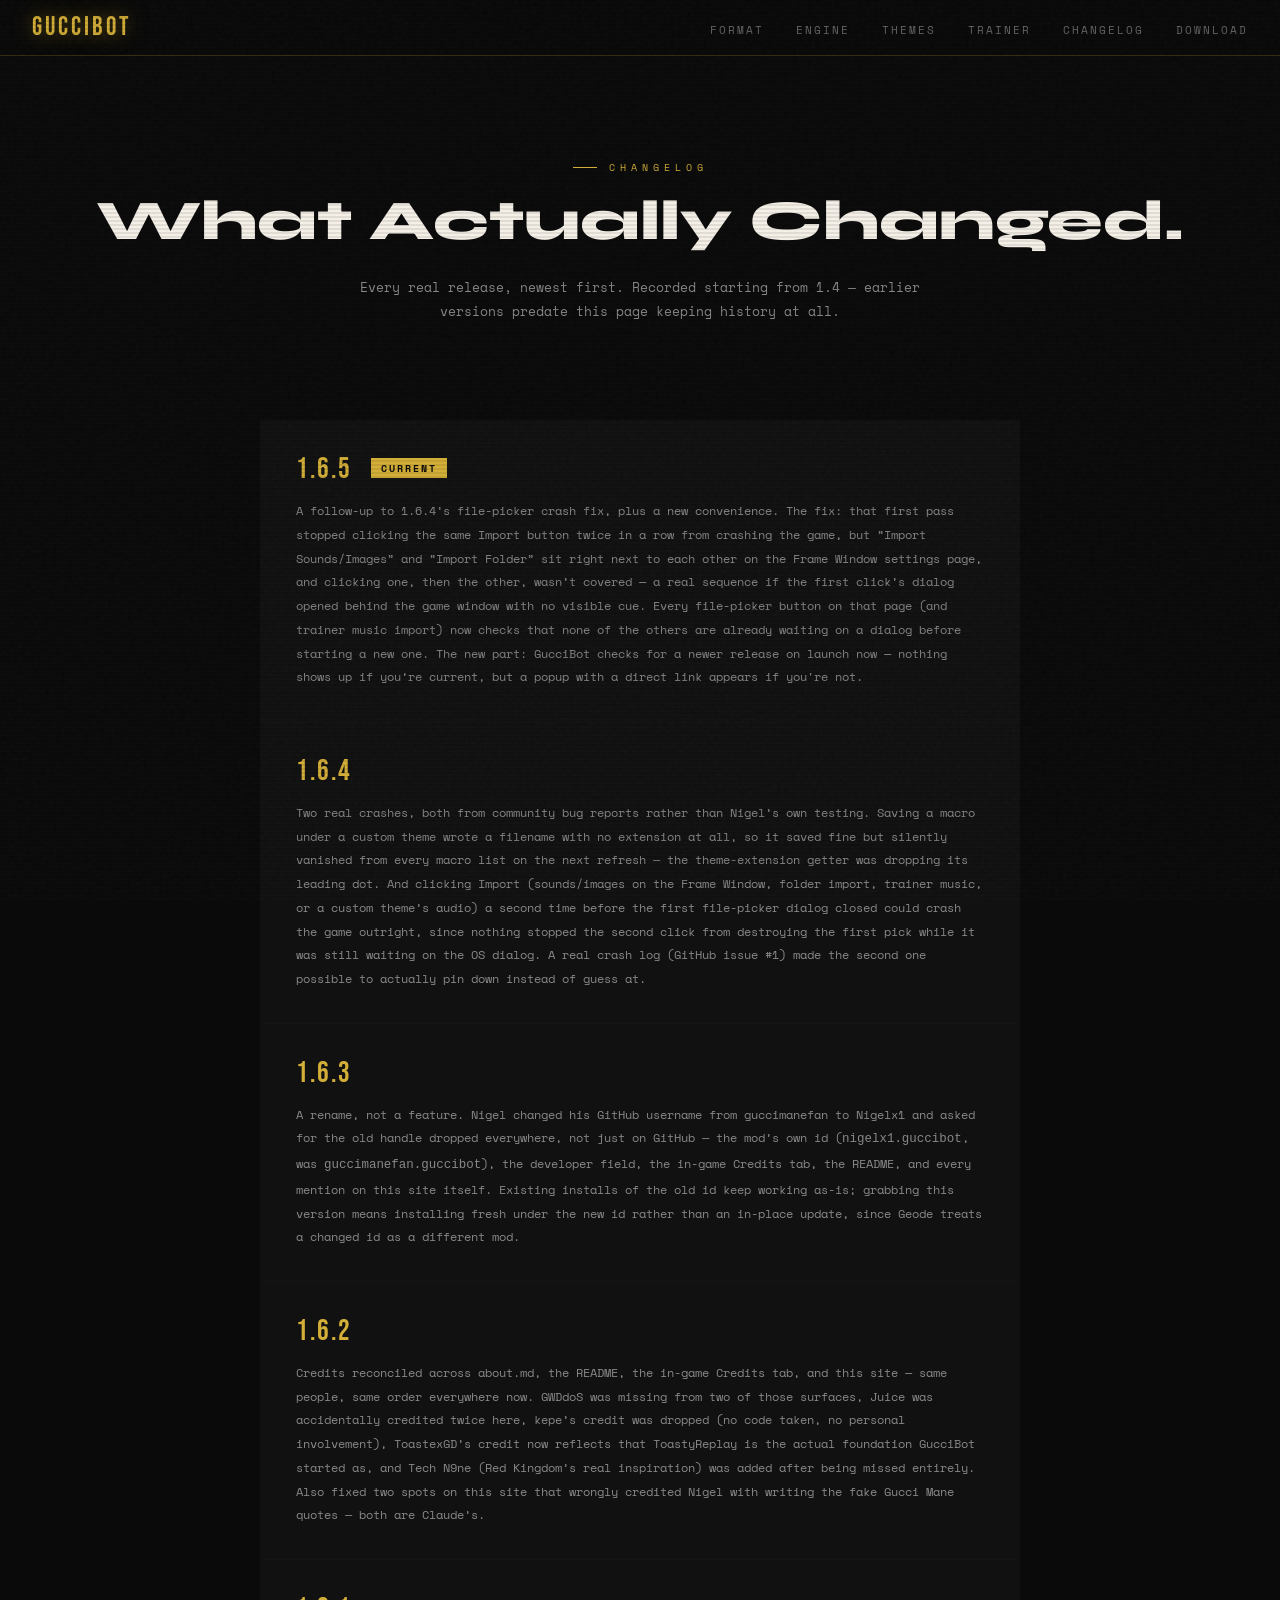
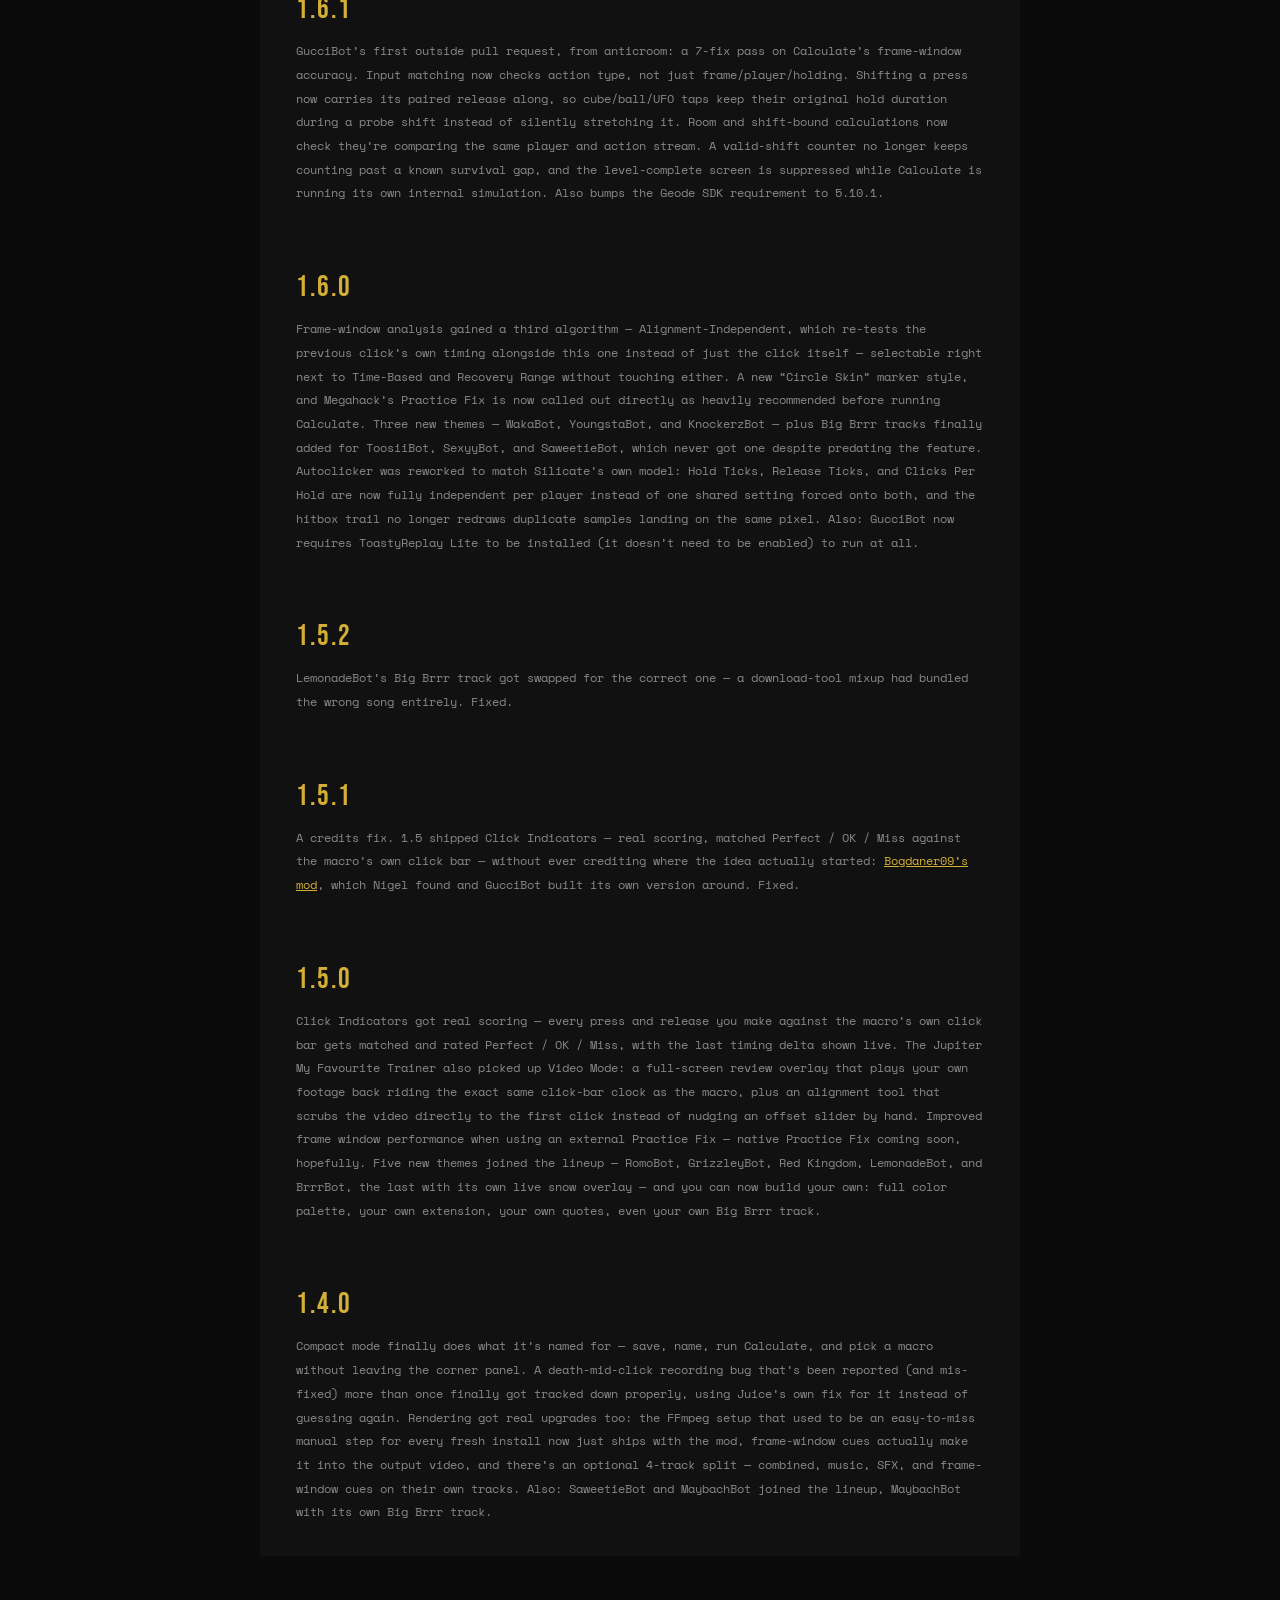
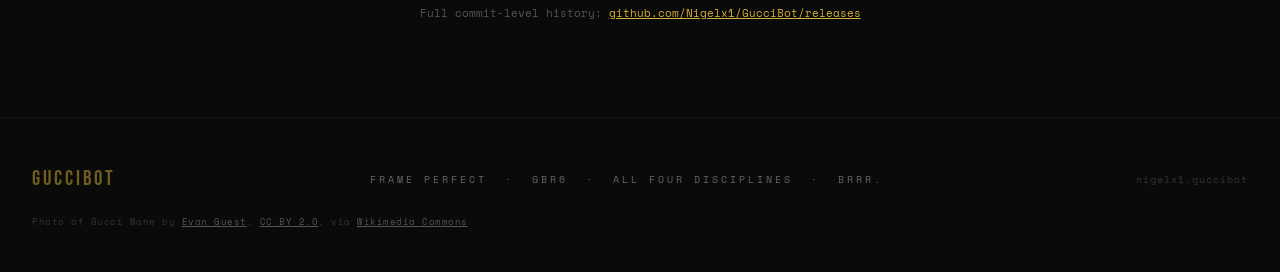
<file: changelog/index.html>
<!DOCTYPE html>
<html lang="en">
<head>
<meta charset="UTF-8">
<meta name="viewport" content="width=device-width, initial-scale=1.0">
<title>Changelog — GucciBot</title>
<meta name="description" content="Every real GucciBot release, newest first.">
<meta property="og:type" content="website">
<meta property="og:url" content="https://guccibot.pages.dev/changelog/">
<meta property="og:title" content="Changelog — GucciBot">
<meta property="og:description" content="Every real GucciBot release, newest first.">
<meta property="og:image" content="https://guccibot.pages.dev/static/images/gucci-mane.jpg">
<meta name="twitter:card" content="summary_large_image">
<meta name="twitter:title" content="Changelog — GucciBot">
<meta name="twitter:description" content="Every real GucciBot release, newest first.">
<meta name="twitter:image" content="https://guccibot.pages.dev/static/images/gucci-mane.jpg">
<link rel="icon" type="image/jpeg" href="/static/images/gucci-mane.jpg">
<link rel="preconnect" href="https://fonts.googleapis.com">
<link href="https://fonts.googleapis.com/css2?family=Bebas+Neue&family=Space+Mono:ital,wght@0,400;0,700;1,400&family=Syne:wght@400;700;800&display=swap" rel="stylesheet">
<link rel="stylesheet" href="/static/css/guccibot.css">
<style>
  /* Changelog-page-only additions -- kept separate from the shared
     stylesheet since nothing else on the site needs these. */
  .changelog-hero {
    padding: 10rem 2rem 3rem;
    text-align: center;
  }
  .changelog-list {
    max-width: 760px;
    margin: 3rem auto 0;
    display: flex;
    flex-direction: column;
    gap: 1px;
    background: rgba(255,255,255,0.04);
  }
  .changelog-entry {
    background: var(--near-black);
    padding: 2rem 2.25rem;
  }
  .changelog-version {
    font-family: 'Bebas Neue', sans-serif;
    font-size: 1.8rem;
    letter-spacing: 2px;
    color: var(--gold);
    margin-bottom: 0.75rem;
  }
  .changelog-version .current-tag {
    font-family: 'Space Mono', monospace;
    font-size: 0.6rem;
    letter-spacing: 2px;
    text-transform: uppercase;
    color: var(--black);
    background: var(--gold);
    padding: 3px 10px;
    margin-left: 12px;
    vertical-align: middle;
    font-weight: 700;
  }
  .changelog-body {
    font-size: 0.78rem;
    color: #888;
    line-height: 1.9;
  }
  .changelog-body a { color: var(--gold); }

  @media (max-width: 700px) {
    .changelog-hero { padding: 6.5rem 1.25rem 2rem; }
    .changelog-entry { padding: 1.5rem 1.25rem; }
  }
</style>
</head>
<body>

<!-- NAVIGATION -->
<nav>
  <div class="nav-logo">GucciBot</div>
  <ul class="nav-links">
    <li><a href="/#features">Format</a></li>
    <li><a href="/#engine">Engine</a></li>
    <li><a href="/#themes">Themes</a></li>
    <li><a href="/#trainer">Trainer</a></li>
    <li><a href="/changelog/">Changelog</a></li>
    <li><a href="/#download">Download</a></li>
  </ul>
</nav>

<div class="changelog-hero reveal">
  <div class="section-label" style="justify-content:center">Changelog</div>
  <h2 class="section-title">What Actually Changed.</h2>
  <p style="max-width:560px; font-size:0.8rem; color:#888; line-height:1.9; margin:1rem auto 0;">
    Every real release, newest first. Recorded starting from 1.4 &mdash; earlier versions predate this page keeping history at all.
  </p>
</div>

<section style="padding-top:0">
  <div class="changelog-list reveal">

    <div class="changelog-entry">
      <div class="changelog-version">1.6.5 <span class="current-tag">Current</span></div>
      <div class="changelog-body">A follow-up to 1.6.4&rsquo;s file-picker crash fix, plus a new convenience. The fix: that first pass stopped clicking the same Import button twice in a row from crashing the game, but &ldquo;Import Sounds/Images&rdquo; and &ldquo;Import Folder&rdquo; sit right next to each other on the Frame Window settings page, and clicking one, then the other, wasn&rsquo;t covered &mdash; a real sequence if the first click&rsquo;s dialog opened behind the game window with no visible cue. Every file-picker button on that page (and trainer music import) now checks that none of the others are already waiting on a dialog before starting a new one. The new part: GucciBot checks for a newer release on launch now &mdash; nothing shows up if you&rsquo;re current, but a popup with a direct link appears if you're not.</div>
    </div>

    <div class="changelog-entry">
      <div class="changelog-version">1.6.4</div>
      <div class="changelog-body">Two real crashes, both from community bug reports rather than Nigel&rsquo;s own testing. Saving a macro under a custom theme wrote a filename with no extension at all, so it saved fine but silently vanished from every macro list on the next refresh &mdash; the theme-extension getter was dropping its leading dot. And clicking Import (sounds/images on the Frame Window, folder import, trainer music, or a custom theme&rsquo;s audio) a second time before the first file-picker dialog closed could crash the game outright, since nothing stopped the second click from destroying the first pick while it was still waiting on the OS dialog. A real crash log (GitHub issue #1) made the second one possible to actually pin down instead of guess at.</div>
    </div>

    <div class="changelog-entry">
      <div class="changelog-version">1.6.3</div>
      <div class="changelog-body">A rename, not a feature. Nigel changed his GitHub username from guccimanefan to Nigelx1 and asked for the old handle dropped everywhere, not just on GitHub &mdash; the mod&rsquo;s own id (<code>nigelx1.guccibot</code>, was <code>guccimanefan.guccibot</code>), the developer field, the in-game Credits tab, the README, and every mention on this site itself. Existing installs of the old id keep working as-is; grabbing this version means installing fresh under the new id rather than an in-place update, since Geode treats a changed id as a different mod.</div>
    </div>

    <div class="changelog-entry">
      <div class="changelog-version">1.6.2</div>
      <div class="changelog-body">Credits reconciled across about.md, the README, the in-game Credits tab, and this site &mdash; same people, same order everywhere now. GWDdoS was missing from two of those surfaces, Juice was accidentally credited twice here, kepe&rsquo;s credit was dropped (no code taken, no personal involvement), ToastexGD&rsquo;s credit now reflects that ToastyReplay is the actual foundation GucciBot started as, and Tech N9ne (Red Kingdom&rsquo;s real inspiration) was added after being missed entirely. Also fixed two spots on this site that wrongly credited Nigel with writing the fake Gucci Mane quotes &mdash; both are Claude&rsquo;s.</div>
    </div>

    <div class="changelog-entry">
      <div class="changelog-version">1.6.1</div>
      <div class="changelog-body">GucciBot&rsquo;s first outside pull request, from anticroom: a 7-fix pass on Calculate&rsquo;s frame-window accuracy. Input matching now checks action type, not just frame/player/holding. Shifting a press now carries its paired release along, so cube/ball/UFO taps keep their original hold duration during a probe shift instead of silently stretching it. Room and shift-bound calculations now check they&rsquo;re comparing the same player and action stream. A valid-shift counter no longer keeps counting past a known survival gap, and the level-complete screen is suppressed while Calculate is running its own internal simulation. Also bumps the Geode SDK requirement to 5.10.1.</div>
    </div>

    <div class="changelog-entry">
      <div class="changelog-version">1.6.0</div>
      <div class="changelog-body">Frame-window analysis gained a third algorithm &mdash; Alignment-Independent, which re-tests the previous click&rsquo;s own timing alongside this one instead of just the click itself &mdash; selectable right next to Time-Based and Recovery Range without touching either. A new &ldquo;Circle Skin&rdquo; marker style, and Megahack&rsquo;s Practice Fix is now called out directly as heavily recommended before running Calculate. Three new themes &mdash; WakaBot, YoungstaBot, and KnockerzBot &mdash; plus Big Brrr tracks finally added for ToosiiBot, SexyyBot, and SaweetieBot, which never got one despite predating the feature. Autoclicker was reworked to match Silicate&rsquo;s own model: Hold Ticks, Release Ticks, and Clicks Per Hold are now fully independent per player instead of one shared setting forced onto both, and the hitbox trail no longer redraws duplicate samples landing on the same pixel. Also: GucciBot now requires ToastyReplay Lite to be installed (it doesn&rsquo;t need to be enabled) to run at all.</div>
    </div>

    <div class="changelog-entry">
      <div class="changelog-version">1.5.2</div>
      <div class="changelog-body">LemonadeBot&rsquo;s Big Brrr track got swapped for the correct one &mdash; a download-tool mixup had bundled the wrong song entirely. Fixed.</div>
    </div>

    <div class="changelog-entry">
      <div class="changelog-version">1.5.1</div>
      <div class="changelog-body">A credits fix. 1.5 shipped Click Indicators &mdash; real scoring, matched Perfect / OK / Miss against the macro&rsquo;s own click bar &mdash; without ever crediting where the idea actually started: <a href="https://github.com/Bogdaner09/mod">Bogdaner09&rsquo;s mod</a>, which Nigel found and GucciBot built its own version around. Fixed.</div>
    </div>

    <div class="changelog-entry">
      <div class="changelog-version">1.5.0</div>
      <div class="changelog-body">Click Indicators got real scoring &mdash; every press and release you make against the macro&rsquo;s own click bar gets matched and rated Perfect / OK / Miss, with the last timing delta shown live. The Jupiter My Favourite Trainer also picked up Video Mode: a full-screen review overlay that plays your own footage back riding the exact same click-bar clock as the macro, plus an alignment tool that scrubs the video directly to the first click instead of nudging an offset slider by hand. Improved frame window performance when using an external Practice Fix &mdash; native Practice Fix coming soon, hopefully. Five new themes joined the lineup &mdash; RomoBot, GrizzleyBot, Red Kingdom, LemonadeBot, and BrrrBot, the last with its own live snow overlay &mdash; and you can now build your own: full color palette, your own extension, your own quotes, even your own Big Brrr track.</div>
    </div>

    <div class="changelog-entry">
      <div class="changelog-version">1.4.0</div>
      <div class="changelog-body">Compact mode finally does what it&rsquo;s named for &mdash; save, name, run Calculate, and pick a macro without leaving the corner panel. A death-mid-click recording bug that&rsquo;s been reported (and mis-fixed) more than once finally got tracked down properly, using Juice&rsquo;s own fix for it instead of guessing again. Rendering got real upgrades too: the FFmpeg setup that used to be an easy-to-miss manual step for every fresh install now just ships with the mod, frame-window cues actually make it into the output video, and there&rsquo;s an optional 4-track split &mdash; combined, music, SFX, and frame-window cues on their own tracks. Also: SaweetieBot and MaybachBot joined the lineup, MaybachBot with its own Big Brrr track.</div>
    </div>

  </div>
  <p style="max-width:760px; margin:3rem auto 0; text-align:center; font-size:0.7rem; color:#555;">
    Full commit-level history: <a href="https://github.com/Nigelx1/GucciBot/releases" style="color:var(--gold)">github.com/Nigelx1/GucciBot/releases</a>
  </p>
</section>

<!-- FOOTER -->
<footer>
  <div class="footer-logo">GucciBot</div>
  <div class="footer-tagline">Frame perfect &nbsp;·&nbsp; GBR6 &nbsp;·&nbsp; All four disciplines &nbsp;·&nbsp; Brrr.</div>
  <div style="font-size:0.6rem; color:#333; letter-spacing:1px">nigelx1.guccibot</div>
  <div style="width:100%; font-size:0.55rem; color:#333; letter-spacing:0.5px; margin-top:0.5rem">
    Photo of Gucci Mane by <a href="https://www.flickr.com/photos/138580568@N02/36326108570/" style="color:#555">Evan Guest</a>, <a href="https://creativecommons.org/licenses/by/2.0/" style="color:#555">CC BY 2.0</a>, via <a href="https://commons.wikimedia.org/wiki/File:Gucci_Mane_at_515_Alive_(cropped_portrait).jpg" style="color:#555">Wikimedia Commons</a>
  </div>
</footer>

<script src="/static/js/guccibot.js"></script>
</body>
</html>
</file>
<file: static/css/guccibot.css>
:root {
    --gold: #D4AF37;
    --gold-bright: #FFD700;
    --gold-dim: #8B6914;
    --black: #0a0a0a;
    --near-black: #111111;
    --dark: #1a1a1a;
    --white: #f5f0e8;
    --muted: #666;
    --purple: #7c3aed;
    --orange: #ea580c;
    --blue: #1d4ed8;
    --green: #15803d;
    --red: #b91c1c;
    --pink: #db2777;
  }

  * { margin: 0; padding: 0; box-sizing: border-box; }

  html { scroll-behavior: smooth; }

  body {
    background: var(--black);
    color: var(--white);
    font-family: 'Space Mono', monospace;
    overflow-x: hidden;
    cursor: crosshair;
  }

  /* SCANLINES OVERLAY */
  body::after {
    content: '';
    position: fixed;
    inset: 0;
    background: repeating-linear-gradient(
      0deg,
      transparent,
      transparent 2px,
      rgba(0,0,0,0.08) 2px,
      rgba(0,0,0,0.08) 4px
    );
    pointer-events: none;
    z-index: 9999;
  }

  /* NOISE TEXTURE */
  body::before {
    content: '';
    position: fixed;
    inset: 0;
    opacity: 0.03;
    background-image: url("data:image/svg+xml,%3Csvg viewBox='0 0 256 256' xmlns='http://www.w3.org/2000/svg'%3E%3Cfilter id='n'%3E%3CfeTurbulence type='fractalNoise' baseFrequency='0.9' numOctaves='4' stitchTiles='stitch'/%3E%3C/filter%3E%3Crect width='100%25' height='100%25' filter='url(%23n)'/%3E%3C/svg%3E");
    pointer-events: none;
    z-index: 9998;
  }

  /* ── NAVIGATION ── */
  nav {
    position: fixed;
    top: 0; left: 0; right: 0;
    z-index: 100;
    display: flex;
    align-items: center;
    justify-content: space-between;
    padding: 0 2rem;
    height: 56px;
    border-bottom: 1px solid rgba(212,175,55,0.2);
    background: rgba(10,10,10,0.85);
    backdrop-filter: blur(12px);
  }

  .nav-logo {
    font-family: 'Bebas Neue', sans-serif;
    font-size: 1.6rem;
    letter-spacing: 3px;
    color: var(--gold);
    text-shadow: 0 0 20px rgba(212,175,55,0.5);
  }

  .nav-links {
    display: flex;
    gap: 2rem;
    list-style: none;
  }

  .nav-links a {
    font-size: 0.7rem;
    letter-spacing: 2px;
    text-transform: uppercase;
    color: var(--muted);
    text-decoration: none;
    transition: color 0.2s;
  }

  .nav-links a:hover { color: var(--gold); }

  /* ── HERO ── */
  .hero {
    min-height: 100vh;
    display: grid;
    place-items: center;
    position: relative;
    overflow: hidden;
    padding: 4rem 2rem;
  }

  .hero-grid-bg {
    position: absolute;
    inset: 0;
    background-image:
      linear-gradient(rgba(212,175,55,0.04) 1px, transparent 1px),
      linear-gradient(90deg, rgba(212,175,55,0.04) 1px, transparent 1px);
    background-size: 60px 60px;
  }

  .hero-glow {
    position: absolute;
    width: 600px; height: 600px;
    background: radial-gradient(circle, rgba(212,175,55,0.08) 0%, transparent 70%);
    top: 50%; left: 50%;
    transform: translate(-50%, -50%);
    pointer-events: none;
  }

  .hero-content {
    position: relative;
    text-align: center;
    max-width: 900px;
  }

  .hero-tag {
    display: inline-block;
    font-size: 0.65rem;
    letter-spacing: 4px;
    text-transform: uppercase;
    color: var(--gold);
    border: 1px solid rgba(212,175,55,0.3);
    padding: 6px 16px;
    margin-bottom: 2rem;
    animation: fadeUp 0.6s ease both;
  }

  .hero-title {
    font-family: 'Bebas Neue', sans-serif;
    font-size: clamp(5rem, 15vw, 11rem);
    line-height: 0.9;
    letter-spacing: -2px;
    animation: fadeUp 0.6s 0.1s ease both;
  }

  .hero-title .gold { color: var(--gold); text-shadow: 0 0 40px rgba(212,175,55,0.3); }

  .hero-subtitle {
    font-size: 0.8rem;
    letter-spacing: 6px;
    text-transform: uppercase;
    color: var(--muted);
    margin: 1.5rem 0 3rem;
    animation: fadeUp 0.6s 0.2s ease both;
  }

  .hero-cta {
    display: flex;
    gap: 1rem;
    justify-content: center;
    flex-wrap: wrap;
    animation: fadeUp 0.6s 0.3s ease both;
  }

  .btn {
    font-family: 'Space Mono', monospace;
    font-size: 0.7rem;
    letter-spacing: 3px;
    text-transform: uppercase;
    padding: 14px 32px;
    text-decoration: none;
    cursor: pointer;
    border: none;
    transition: all 0.2s;
    display: inline-flex;
    align-items: center;
    gap: 8px;
  }

  .btn-primary {
    background: var(--gold);
    color: var(--black);
    font-weight: 700;
  }
  .btn-primary:hover {
    background: var(--gold-bright);
    transform: translateY(-2px);
    box-shadow: 0 8px 32px rgba(212,175,55,0.4);
  }

  .btn-secondary {
    background: transparent;
    color: var(--gold);
    border: 1px solid rgba(212,175,55,0.4);
  }
  .btn-secondary:hover {
    background: rgba(212,175,55,0.08);
    border-color: var(--gold);
    transform: translateY(-2px);
  }

  .hero-stats {
    position: absolute;
    bottom: 3rem;
    left: 50%;
    transform: translateX(-50%);
    display: flex;
    gap: 3rem;
    font-size: 0.65rem;
    letter-spacing: 2px;
    color: var(--muted);
    animation: fadeUp 0.6s 0.4s ease both;
  }

  .hero-stats span { color: var(--gold); font-weight: 700; display: block; font-size: 1.4rem; font-family: 'Bebas Neue', sans-serif; letter-spacing: 1px; }

  /* ── MARQUEE ── */
  .marquee-wrapper {
    overflow: hidden;
    border-top: 1px solid rgba(212,175,55,0.15);
    border-bottom: 1px solid rgba(212,175,55,0.15);
    background: rgba(212,175,55,0.04);
    padding: 12px 0;
  }

  .marquee-track {
    display: flex;
    gap: 0;
    animation: marquee 20s linear infinite;
    white-space: nowrap;
  }

  .marquee-item {
    font-family: 'Bebas Neue', sans-serif;
    font-size: 1rem;
    letter-spacing: 4px;
    color: var(--gold);
    padding: 0 2.5rem;
    opacity: 0.6;
  }

  .marquee-sep {
    color: var(--gold-dim);
    padding: 0;
  }

  @keyframes marquee {
    from { transform: translateX(0); }
    to { transform: translateX(-50%); }
  }

  /* ── SECTIONS ── */
  section { padding: 6rem 2rem; }

  .container { max-width: 1100px; margin: 0 auto; }

  .section-label {
    font-size: 0.6rem;
    letter-spacing: 5px;
    text-transform: uppercase;
    color: var(--gold);
    margin-bottom: 1rem;
    display: flex;
    align-items: center;
    gap: 12px;
  }

  .section-label::before {
    content: '';
    display: block;
    width: 24px;
    height: 1px;
    background: var(--gold);
  }

  .section-title {
    font-family: 'Syne', sans-serif;
    font-size: clamp(2rem, 5vw, 3.5rem);
    font-weight: 800;
    line-height: 1.1;
    margin-bottom: 1.5rem;
    overflow-wrap: break-word;
  }

  /* ── GBR6 FEATURE SECTION ── */
  .feature-grid {
    display: grid;
    grid-template-columns: repeat(auto-fit, minmax(280px, 1fr));
    gap: 1px;
    background: rgba(212,175,55,0.1);
    border: 1px solid rgba(212,175,55,0.1);
    margin-top: 3rem;
  }

  .feature-card {
    background: var(--near-black);
    padding: 2.5rem;
    position: relative;
    overflow: hidden;
    transition: background 0.3s;
  }

  .feature-card:hover { background: #151515; }

  .feature-card::before {
    content: attr(data-num);
    position: absolute;
    top: -10px; right: 16px;
    font-family: 'Bebas Neue', sans-serif;
    font-size: 6rem;
    color: rgba(212,175,55,0.04);
    line-height: 1;
    pointer-events: none;
  }

  .feature-icon {
    font-size: 1.6rem;
    margin-bottom: 1rem;
  }

  .feature-name {
    font-family: 'Syne', sans-serif;
    font-size: 1.1rem;
    font-weight: 700;
    color: var(--gold);
    margin-bottom: 0.75rem;
    letter-spacing: 1px;
  }

  .feature-desc {
    font-size: 0.75rem;
    line-height: 1.8;
    color: #888;
  }

  .feature-badge {
    display: inline-block;
    font-size: 0.55rem;
    letter-spacing: 2px;
    text-transform: uppercase;
    background: rgba(212,175,55,0.1);
    color: var(--gold);
    border: 1px solid rgba(212,175,55,0.2);
    padding: 3px 8px;
    margin-top: 1rem;
  }

  /* ── JMF SECTION: the level's own colors, not the site's ──
     Nigel's own two colors from his in-app mockup: #100680 navy, #FCF550
     gold -- same palette the mod itself switches to when the JMF tab is
     open, instead of the site's usual black/champagne-gold. */
  #trainer .section-label,
  #trainer .section-label::before,
  #trainer .feature-name,
  #trainer .feature-badge { color: #FCF550; }
  #trainer .section-label::before { background: #FCF550; }
  #trainer .feature-grid {
    background: rgba(252,245,80,0.15);
    border-color: rgba(252,245,80,0.15);
  }
  #trainer .feature-card { background: #0d0768; }
  #trainer .feature-card:hover { background: #150b82; }
  #trainer .feature-card::before { color: rgba(252,245,80,0.07); }
  #trainer .feature-badge {
    background: rgba(252,245,80,0.12);
    border-color: rgba(252,245,80,0.35);
  }
  #trainer .feature-desc { color: #b6b0e8; }
  .jmf-backdrop {
    position: absolute;
    inset: 0;
    width: 100%;
    height: 100%;
    z-index: 0;
  }

  /* ── DISCIPLINES TABLE ── */
  .disciplines {
    background: var(--near-black);
    margin-top: 3rem;
  }

  .disc-row {
    display: grid;
    grid-template-columns: 100px 1fr 1fr auto;
    align-items: center;
    padding: 1.5rem 2rem;
    border-bottom: 1px solid rgba(255,255,255,0.04);
    gap: 1rem;
    transition: background 0.2s;
  }

  .disc-row:hover { background: rgba(212,175,55,0.03); }

  .disc-row:first-child {
    font-size: 0.6rem;
    letter-spacing: 3px;
    text-transform: uppercase;
    color: var(--muted);
    padding-top: 1.25rem;
    padding-bottom: 1.25rem;
    border-bottom: 1px solid rgba(212,175,55,0.15);
  }

  .disc-tag {
    font-family: 'Bebas Neue', sans-serif;
    font-size: 1.2rem;
    letter-spacing: 2px;
    color: var(--gold);
  }

  .disc-name { font-size: 0.8rem; color: var(--white); font-family: 'Syne', sans-serif; font-weight: 700; }
  .disc-focus { font-size: 0.7rem; color: var(--muted); }

  .disc-status {
    font-size: 0.6rem;
    letter-spacing: 2px;
    text-transform: uppercase;
    padding: 4px 12px;
    border: 1px solid;
    white-space: nowrap;
  }

  .status-top { border-color: var(--gold); color: var(--gold); background: rgba(212,175,55,0.06); }
  .status-comp { border-color: #3a3a3a; color: var(--muted); }
  .status-best { border-color: var(--gold); color: var(--gold); background: rgba(212,175,55,0.12); font-weight: 700; }

  /* ── THEMES ── */
  .themes-grid {
    display: grid;
    grid-template-columns: repeat(auto-fill, minmax(220px, 1fr));
    gap: 1px;
    background: rgba(255,255,255,0.04);
    margin-top: 3rem;
  }

  .theme-card {
    position: relative;
    padding: 2rem;
    display: flex;
    flex-direction: column;
    gap: 0.75rem;
    overflow: hidden;
    cursor: pointer;
    transition: transform 0.2s;
  }

  .theme-card:hover { transform: scale(1.02); z-index: 2; }

  .theme-card .bg-accent {
    position: absolute;
    top: 0; right: 0;
    width: 80px; height: 80px;
    border-radius: 0 0 0 80px;
    opacity: 0.15;
  }

  .theme-ext {
    font-family: 'Space Mono', monospace;
    font-size: 0.65rem;
    letter-spacing: 2px;
    opacity: 0.6;
  }

  .theme-name {
    font-family: 'Bebas Neue', sans-serif;
    font-size: 1.6rem;
    letter-spacing: 2px;
    line-height: 1;
  }

  .theme-desc {
    font-size: 0.65rem;
    opacity: 0.55;
    line-height: 1.6;
  }

  .theme-dot {
    width: 8px; height: 8px;
    border-radius: 50%;
    display: inline-block;
    margin-right: 4px;
  }

  /* individual theme colors */
  .t-gucci    { background: #111; color: #D4AF37; }
  .t-gucci    .bg-accent { background: #D4AF37; }
  .t-gucci    .theme-name { color: #D4AF37; }

  .t-toosii   { background: #0f0524; color: #c4b5fd; }
  .t-toosii   .bg-accent { background: #7c3aed; }
  .t-toosii   .theme-name { color: #a78bfa; }

  .t-toosii2  { background: #140800; color: #fed7aa; }
  .t-toosii2  .bg-accent { background: #ea580c; }
  .t-toosii2  .theme-name { color: #fb923c; }

  .t-toosii3  { background: #052010; color: #bbf7d0; }
  .t-toosii3  .bg-accent { background: #15803d; }
  .t-toosii3  .theme-name { color: #4ade80; }

  .t-ja       { background: #030d24; color: #bfdbfe; }
  .t-ja       .bg-accent { background: #1d4ed8; }
  .t-ja       .theme-name { color: #60a5fa; }

  .t-giddey   { background: #020c1a; color: #93c5fd; }
  .t-giddey   .bg-accent { background: #ff4f1b; }
  .t-giddey   .theme-name { color: #ff8659; }

  .t-bam      { background: #0a0a0a; color: #fca5a5; }
  .t-bam      .bg-accent { background: #7f1d1d; }
  .t-bam      .theme-name { color: #ef4444; }

  .t-sexyy    { background: #1a0012; color: #fbcfe8; }
  .t-sexyy    .bg-accent { background: #db2777; }
  .t-sexyy    .theme-name { color: #f472b6; }

  .t-juice    { background: #050f0e; color: #f5b8a3; }
  .t-juice    .bg-accent { background: #4a9b93; }
  .t-juice    .theme-name { color: #f58453; }

  .t-butler   { background: #0f0505; color: #fca5a5; }
  .t-butler   .bg-accent { background: #ce1141; }
  .t-butler   .theme-name { color: #ff4d6d; }

  .t-saweetie { background: #1a0210; color: #fbcfe8; }
  .t-saweetie .bg-accent { background: #ff2e85; }
  .t-saweetie .theme-name { color: #ff6bab; }

  .t-maybach  { background: #09090a; color: #d1d1d6; }
  .t-maybach  .bg-accent { background: #c7c7cc; }
  .t-maybach  .theme-name { color: #e5e5ea; }

  .t-romo     { background: #050e1c; color: #d6e0f5; }
  .t-romo     .bg-accent { background: #c2ccd9; }
  .t-romo     .theme-name { color: #f0f4fb; }

  .t-grizzley { background: #0a0908; color: #f2b9a3; }
  .t-grizzley .bg-accent { background: #de1712; }
  .t-grizzley .theme-name { color: #ff5c47; }

  .t-redkingdom { background: #070202; color: #f5b8b8; }
  .t-redkingdom .bg-accent { background: #d10909; }
  .t-redkingdom .theme-name { color: #ff3333; }

  .t-lemonade { background: #171307; color: #fbf5cc; }
  .t-lemonade .bg-accent { background: #fad925; }
  .t-lemonade .theme-name { color: #fce75a; }

  .t-brrr     { background: #050b12; color: #cfeafc; }
  .t-brrr     .bg-accent { background: #94d9fa; }
  .t-brrr     .theme-name { color: #b3e6fb; }

  .t-waka     { background: #050d07; color: #f4faf4; }
  .t-waka     .bg-accent { background: #34c74d; }
  .t-waka     .theme-name { color: #8fe09d; }

  .t-youngsta { background: #000000; color: #faf5f5; }
  .t-youngsta .bg-accent { background: #ff0000; }
  .t-youngsta .theme-name { color: #ff7373; }

  .t-knockerz { background: #040f0e; color: #effbf9; }
  .t-knockerz .bg-accent { background: #12c7b8; }
  .t-knockerz .theme-name { color: #7de0d8; }

  /* ── ENGINE SECTION ── */
  .engine-split {
    display: grid;
    grid-template-columns: 1fr 1fr;
    gap: 4rem;
    margin-top: 3rem;
    align-items: start;
  }

  @media (max-width: 700px) {
    .t-gucci, .t-toosii, .t-toosii2, .t-toosii3, .t-ja, .t-giddey, .t-bam, .t-sexyy, .t-juice, .t-butler, .t-saweetie, .t-maybach, .t-romo, .t-grizzley, .t-redkingdom, .t-lemonade, .t-brrr, .t-waka, .t-youngsta, .t-knockerz { transform: none !important; }
    .reveal[style*="grid-template-columns:340px"] { grid-template-columns: 1fr !important; gap: 2rem !important; }

    .engine-split { grid-template-columns: 1fr; }
    .disc-row { grid-template-columns: 80px 1fr; }
    .disc-status, .disc-focus { display: none; }

    /* Real mobile pass, added 2026-09-02 -- everything below this point
       is new. Everything above was the one narrow override this
       breakpoint had before (theme-card hover transforms + two grid
       collapses), nowhere near a real responsive treatment. */

    /* Nav -- 6 links (Format/Engine/Themes/Trainer/Changelog/Download)
       at desktop gap+font-size don't fit a phone-width screen at all.
       Shrink both, and make horizontal scroll the fallback instead of
       letting it visibly overflow/overlap if it still doesn't all fit
       on the narrowest phones. */
    nav { padding: 0 1rem; }
    .nav-logo { font-size: 1.25rem; flex-shrink: 0; }
    .nav-links {
      gap: 1rem;
      overflow-x: auto;
      max-width: 62vw;
      scrollbar-width: none;
    }
    .nav-links::-webkit-scrollbar { display: none; }
    .nav-links a { font-size: 0.6rem; white-space: nowrap; }

    /* Hero -- the 4-item stats row is centered+absolute at desktop
       gap/size, which overflows a phone viewport on BOTH edges (it's
       wider than the screen, centered, so it runs off each side
       instead of just one). */
    .hero { padding: 5rem 1.25rem 6rem; }
    .hero-title { font-size: clamp(3.5rem, 16vw, 11rem); }
    .hero-stats {
      gap: 1.1rem;
      font-size: 0.55rem;
      max-width: 92vw;
      flex-wrap: wrap;
      justify-content: center;
    }
    .hero-stats span { font-size: 1.1rem; }

    /* Sections -- 6rem top/bottom padding on every section (desktop
       value) is a lot of dead space on a phone's vertical scroll. */
    section { padding: 3.5rem 1.25rem; }
    .btn-download { padding: 16px 32px; font-size: 1.1rem; }

    /* Section titles -- real bug Nigel caught: "Simultaneously." (the
       Disciplines heading) was overflowing/clipping on phone widths.
       The clamp()'s 2rem floor plus a long unbroken word was the
       problem -- overflow-wrap above is the safety net for ANY title,
       this just also lowers the floor so it doesn't need to rely on
       that safety net kicking in to look right. */
    .section-title { font-size: clamp(1.6rem, 8vw, 3.5rem); }
  }

  .engine-list {
    list-style: none;
    display: flex;
    flex-direction: column;
    gap: 0;
  }

  .engine-list li {
    padding: 1rem 0;
    border-bottom: 1px solid rgba(255,255,255,0.04);
    display: flex;
    align-items: flex-start;
    gap: 1rem;
    font-size: 0.75rem;
    color: #888;
    line-height: 1.6;
  }

  .engine-list li::before {
    content: '→';
    color: var(--gold);
    font-family: 'Space Mono', monospace;
    flex-shrink: 0;
    margin-top: 1px;
  }

  .engine-highlight {
    font-family: 'Syne', sans-serif;
    font-weight: 700;
    color: var(--white);
  }

  .code-block {
    background: #0d0d0d;
    border: 1px solid rgba(212,175,55,0.15);
    padding: 1.5rem;
    font-size: 0.7rem;
    line-height: 2;
    color: #666;
    position: sticky;
    top: 80px;
  }

  .code-block .kw { color: var(--gold); }
  .code-block .fn { color: #7dd3fc; }
  .code-block .num { color: #86efac; }
  .code-block .cm { color: #444; }
  .code-block .str { color: #fca5a5; }

  /* ── DOWNLOAD SECTION ── */
  .download-section {
    background: var(--near-black);
    border-top: 1px solid rgba(212,175,55,0.15);
    border-bottom: 1px solid rgba(212,175,55,0.15);
  }

  .download-hero {
    text-align: center;
    margin-bottom: 3rem;
  }

  .download-title {
    font-family: 'Bebas Neue', sans-serif;
    font-size: clamp(3rem, 8vw, 6rem);
    letter-spacing: 4px;
    color: var(--gold);
    line-height: 1;
    text-shadow: 0 0 60px rgba(212,175,55,0.2);
  }

  .download-sub {
    font-size: 0.7rem;
    letter-spacing: 3px;
    color: var(--muted);
    margin-top: 1rem;
  }

  .download-btn-wrap {
    display: flex;
    justify-content: center;
    margin-top: 2.5rem;
  }

  .btn-download {
    font-family: 'Bebas Neue', sans-serif;
    font-size: 1.4rem;
    letter-spacing: 4px;
    padding: 20px 56px;
    background: var(--gold);
    color: var(--black);
    text-decoration: none;
    display: inline-flex;
    align-items: center;
    gap: 12px;
    transition: all 0.2s;
    border: 2px solid var(--gold);
    position: relative;
    overflow: hidden;
  }

  .btn-download::before {
    content: '';
    position: absolute;
    inset: 0;
    background: linear-gradient(135deg, rgba(255,255,255,0.15) 0%, transparent 50%);
  }

  .btn-download:hover {
    background: var(--gold-bright);
    border-color: var(--gold-bright);
    transform: translateY(-3px);
    box-shadow: 0 12px 40px rgba(212,175,55,0.5), 0 0 0 1px rgba(212,175,55,0.3);
  }

  .geode-badge {
    display: inline-flex;
    align-items: center;
    gap: 8px;
    margin-top: 1.5rem;
    font-size: 0.65rem;
    letter-spacing: 2px;
    color: var(--muted);
  }

  .geode-badge::before {
    content: '◈';
    color: var(--gold);
    font-size: 1rem;
  }

  /* ── CREDITS ── */
  .credits-grid {
    display: grid;
    grid-template-columns: repeat(auto-fill, minmax(240px, 1fr));
    gap: 1rem;
    margin-top: 3rem;
  }

  .credit-card {
    border: 1px solid rgba(255,255,255,0.06);
    padding: 1.5rem;
    background: var(--near-black);
    transition: border-color 0.2s;
  }

  .credit-card:hover { border-color: rgba(212,175,55,0.3); }

  .credit-role {
    font-size: 0.55rem;
    letter-spacing: 3px;
    text-transform: uppercase;
    color: var(--gold);
    margin-bottom: 0.5rem;
    opacity: 0.7;
  }

  .credit-name {
    font-family: 'Syne', sans-serif;
    font-size: 1.1rem;
    font-weight: 700;
    margin-bottom: 0.5rem;
  }

  .credit-desc {
    font-size: 0.7rem;
    color: var(--muted);
    line-height: 1.6;
    font-style: italic;
  }

  /* ── FOOTER ── */
  footer {
    padding: 3rem 2rem;
    border-top: 1px solid rgba(255,255,255,0.04);
    display: flex;
    align-items: center;
    justify-content: space-between;
    flex-wrap: wrap;
    gap: 1rem;
  }

  .footer-logo {
    font-family: 'Bebas Neue', sans-serif;
    font-size: 1.3rem;
    letter-spacing: 3px;
    color: var(--gold);
    opacity: 0.5;
  }

  .footer-tagline {
    font-size: 0.65rem;
    letter-spacing: 3px;
    color: var(--muted);
    text-transform: uppercase;
  }

  /* ── ANIMATIONS ── */
  @keyframes fadeUp {
    from { opacity: 0; transform: translateY(20px); }
    to { opacity: 1; transform: translateY(0); }
  }

  @keyframes pulse {
    0%, 100% { opacity: 1; }
    50% { opacity: 0.5; }
  }

  .blink { animation: pulse 1.5s ease infinite; }

  /* scroll reveal */
  .reveal {
    opacity: 0;
    transform: translateY(30px);
    transition: opacity 0.6s ease, transform 0.6s ease;
  }
  .reveal.visible {
    opacity: 1;
    transform: none;
  }
</file>
